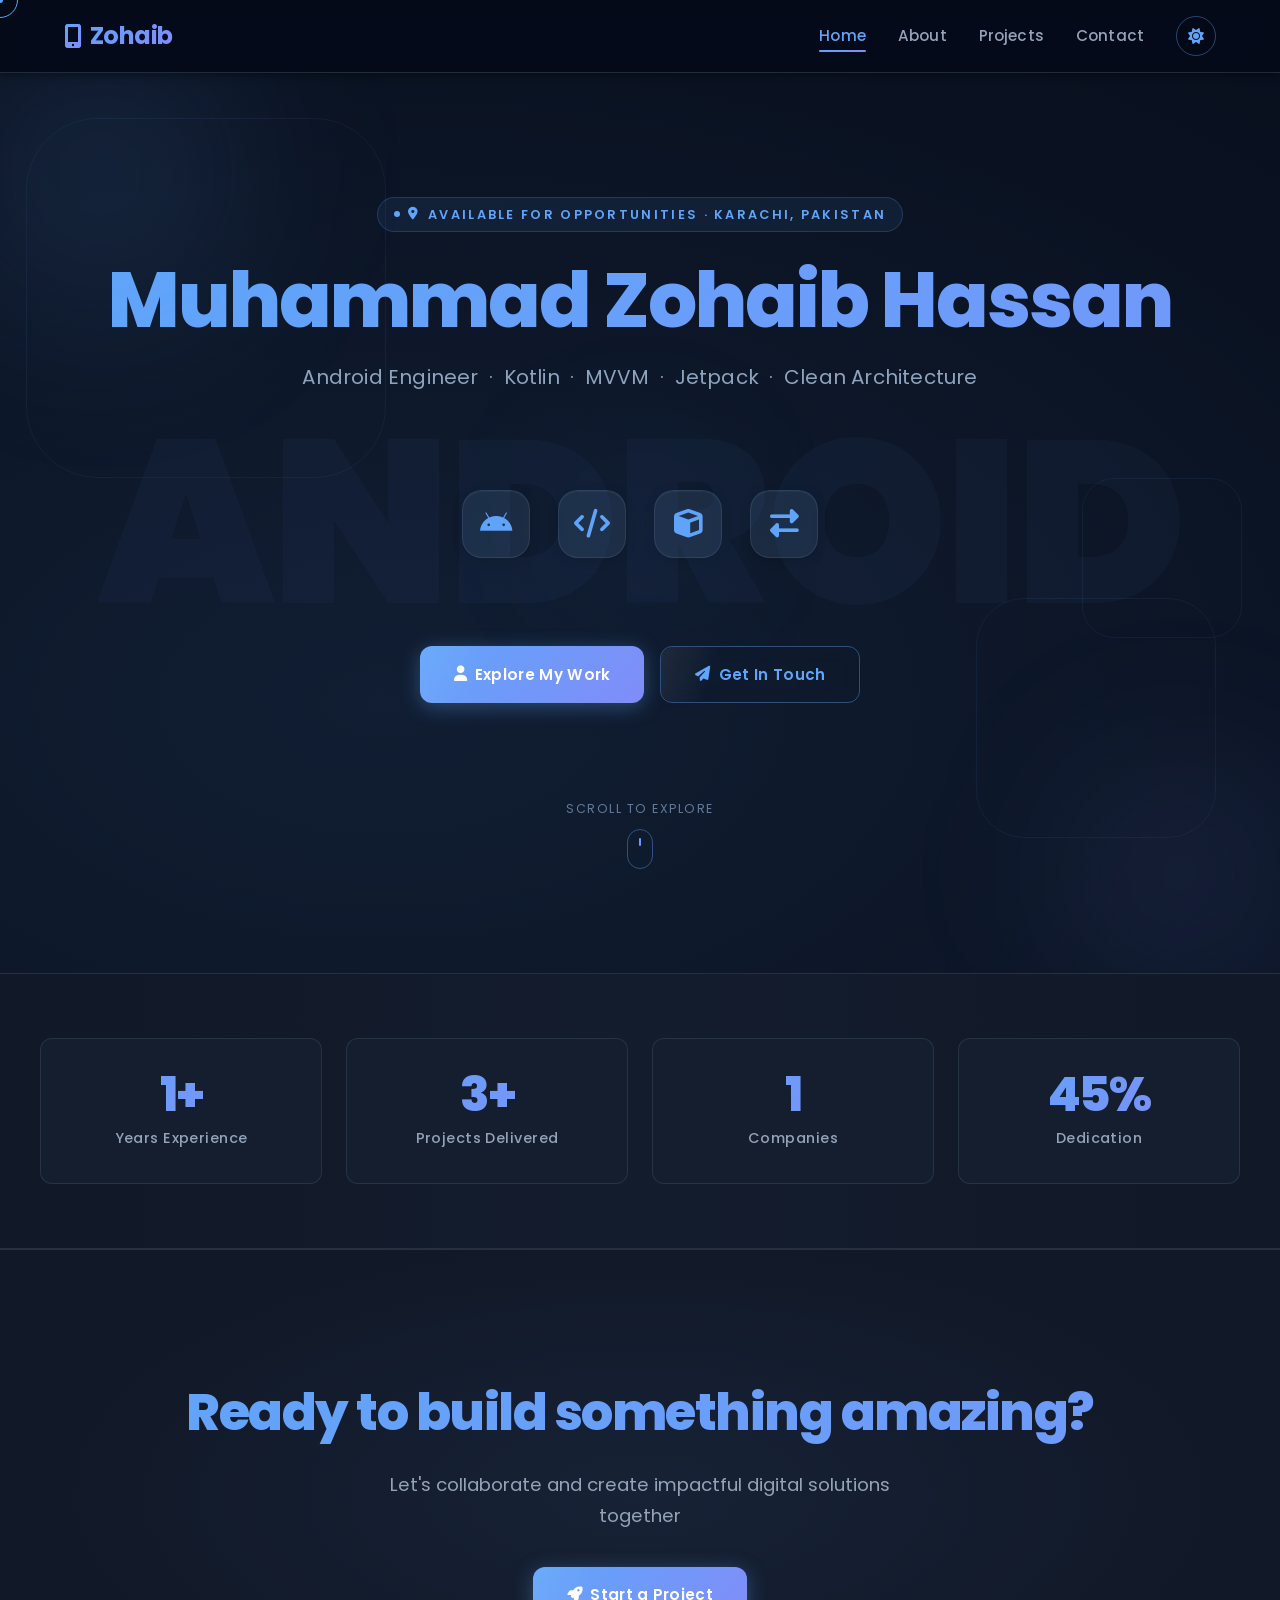
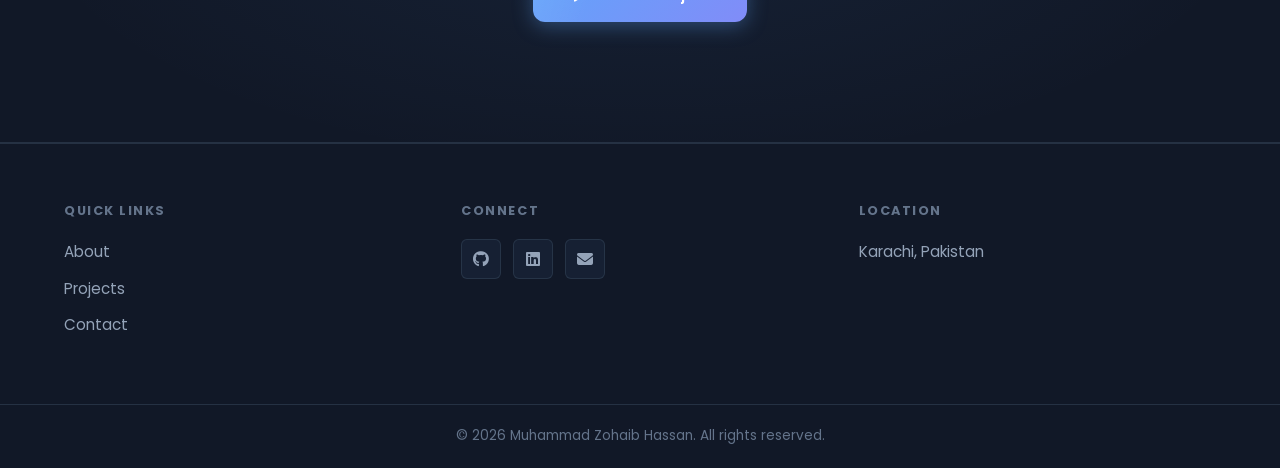
<file: index.html>
<!DOCTYPE html>
<html lang="en" data-theme="dark">
<head>
  <meta charset="UTF-8">
  <meta name="viewport" content="width=device-width, initial-scale=1.0">
  <meta name="description" content="Muhammad Zohaib Hassan — Senior Android Developer | Kotlin | MVVM | NFC | QR Payments | Bank Alfalah">
  <title>Zohaib — Android Engineer</title>
  <link rel="stylesheet" href="https://cdnjs.cloudflare.com/ajax/libs/font-awesome/6.5.0/css/all.min.css">
  <link href="https://fonts.googleapis.com/css2?family=Poppins:wght@300;400;500;600;700;800&display=swap" rel="stylesheet">
  <link rel="stylesheet" href="styles.css">
</head>
<body>

  <!-- Scroll Progress Bar -->
  <div class="scroll-progress"></div>

  <!-- Custom Cursor -->
  <div class="cursor"></div>
  <div class="cursor-dot"></div>

  <!-- Navigation -->
  <nav class="navbar">
    <div class="nav-container">
      <div class="nav-logo">
        <a href="index.html"><i class="fas fa-mobile-alt"></i> Zohaib</a>
      </div>
      <div class="menu-toggle" id="mobile-menu">
        <span></span>
        <span></span>
        <span></span>
      </div>
      <ul class="nav-menu">
        <li><a href="index.html"    class="nav-link active">Home</a></li>
        <li><a href="about.html"    class="nav-link">About</a></li>
        <li><a href="projects.html" class="nav-link">Projects</a></li>
        <li><a href="contact.html"  class="nav-link">Contact</a></li>
        <li><button class="theme-toggle" id="theme-btn"><i class="fas fa-moon"></i></button></li>
      </ul>
    </div>
  </nav>

  <!-- Hero Section -->
  <section class="hero">

    <!-- Glowing orbs -->
    <div class="hero-orb orb-1"></div>
    <div class="hero-orb orb-2"></div>
    <div class="hero-orb orb-3"></div>

    <!-- Background geometric shapes -->
    <div class="hero-background">
      <div class="geometric-shape shape-1"></div>
      <div class="geometric-shape shape-2"></div>
      <div class="geometric-shape shape-3"></div>
    </div>

    <!-- Background watermark -->
    <span class="hero-watermark" aria-hidden="true">ANDROID</span>

    <div class="hero-content">
      <!-- Eyebrow label -->
      <div class="hero-eyebrow">
        <i class="fas fa-map-marker-alt"></i> Available for opportunities · Karachi, Pakistan
      </div>

      <!-- Main title -->
      <!-- <h1 class="hero-title">
        <span class="gradient-text">
          <span class="typing-text">Muhammad Zohaib Hassan</span>
        </span>
      </h1> -->

      <h1 class="hero-title" style="text-align: center; display: flex; justify-content: center; width: 100%;">
        <span class="gradient-text" style="display: inline-block; text-align: center;">
          <span class="typing-text" style="display: inline-block; text-align: center;">Muhammad Zohaib Hassan</span>
        </span>
      </h1>

      <p class="hero-subtitle">
        Android Engineer &nbsp;·&nbsp; Kotlin &nbsp;·&nbsp; MVVM &nbsp;·&nbsp; Jetpack &nbsp;·&nbsp; Clean Architecture
      </p>

      <!-- Floating tech icons -->
      <div class="floating-icons">
        <div class="float-icon" style="animation-delay: 0s" title="Android">
          <i class="fab fa-android"></i>
        </div>
        <div class="float-icon" style="animation-delay: 0.6s" title="Kotlin">
          <i class="fas fa-code"></i>
        </div>
        <div class="float-icon" style="animation-delay: 1.2s" title="Jetpack">
          <i class="fas fa-cube"></i>
        </div>
        <div class="float-icon" style="animation-delay: 1.8s" title="API & Payments">
          <i class="fas fa-exchange-alt"></i>
        </div>
      </div>

      <!-- CTA Buttons -->
      <div class="hero-buttons">
        <a href="about.html"   class="btn btn-primary"><i class="fas fa-user"></i> Explore My Work</a>
        <a href="contact.html" class="btn btn-secondary"><i class="fas fa-paper-plane"></i> Get In Touch</a>
      </div>

      <!-- Scroll indicator -->
      <div class="scroll-indicator">
        <span>Scroll to explore</span>
        <div class="mouse"><div class="wheel"></div></div>
      </div>
    </div>
  </section>

  <!-- Quick Stats -->
  <section class="quick-stats">
    <div class="stats-container">
      <div class="stat-item" data-target="3+">
        <h3>3+</h3>
        <p>Years Experience</p>
      </div>
      <div class="stat-item" data-target="8+">
        <h3>8+</h3>
        <p>Projects Delivered</p>
      </div>
      <div class="stat-item" data-target="4">
        <h3>4</h3>
        <p>Companies</p>
      </div>
      <div class="stat-item" data-target="100%">
        <h3>100%</h3>
        <p>Dedication</p>
      </div>
    </div>
  </section>

  <!-- Call to Action -->
  <section class="cta-section">
    <div class="cta-content">
      <h2>Ready to build something amazing?</h2>
      <p>Let's collaborate and create impactful digital solutions together</p>
      <a href="contact.html" class="btn btn-primary"><i class="fas fa-rocket"></i> Start a Project</a>
    </div>
  </section>

  <!-- Footer -->
  <footer class="footer">
    <div class="footer-content">
      <div class="footer-section">
        <h4>Quick Links</h4>
        <ul>
          <li><a href="about.html">About</a></li>
          <li><a href="projects.html">Projects</a></li>
          <li><a href="contact.html">Contact</a></li>
        </ul>
      </div>
      <div class="footer-section">
        <h4>Connect</h4>
        <div class="social-links">
          <a href="https://github.com/muzohaib3"       target="_blank" aria-label="GitHub"><i class="fab fa-github"></i></a>
          <a href="https://linkedin.com/in/mzohaib01"  target="_blank" aria-label="LinkedIn"><i class="fab fa-linkedin"></i></a>
          <a href="mailto:m.zohaibhassan01@gmail.com"  aria-label="Email"><i class="fas fa-envelope"></i></a>
        </div>
      </div>
      <div class="footer-section">
        <h4>Location</h4>
        <p>Karachi, Pakistan</p>
      </div>
    </div>
    <div class="footer-bottom">
      <p>&copy; 2026 Muhammad Zohaib Hassan. All rights reserved.</p>
    </div>
  </footer>

  <script src="script.js"></script>
</body>
</html>
</file>
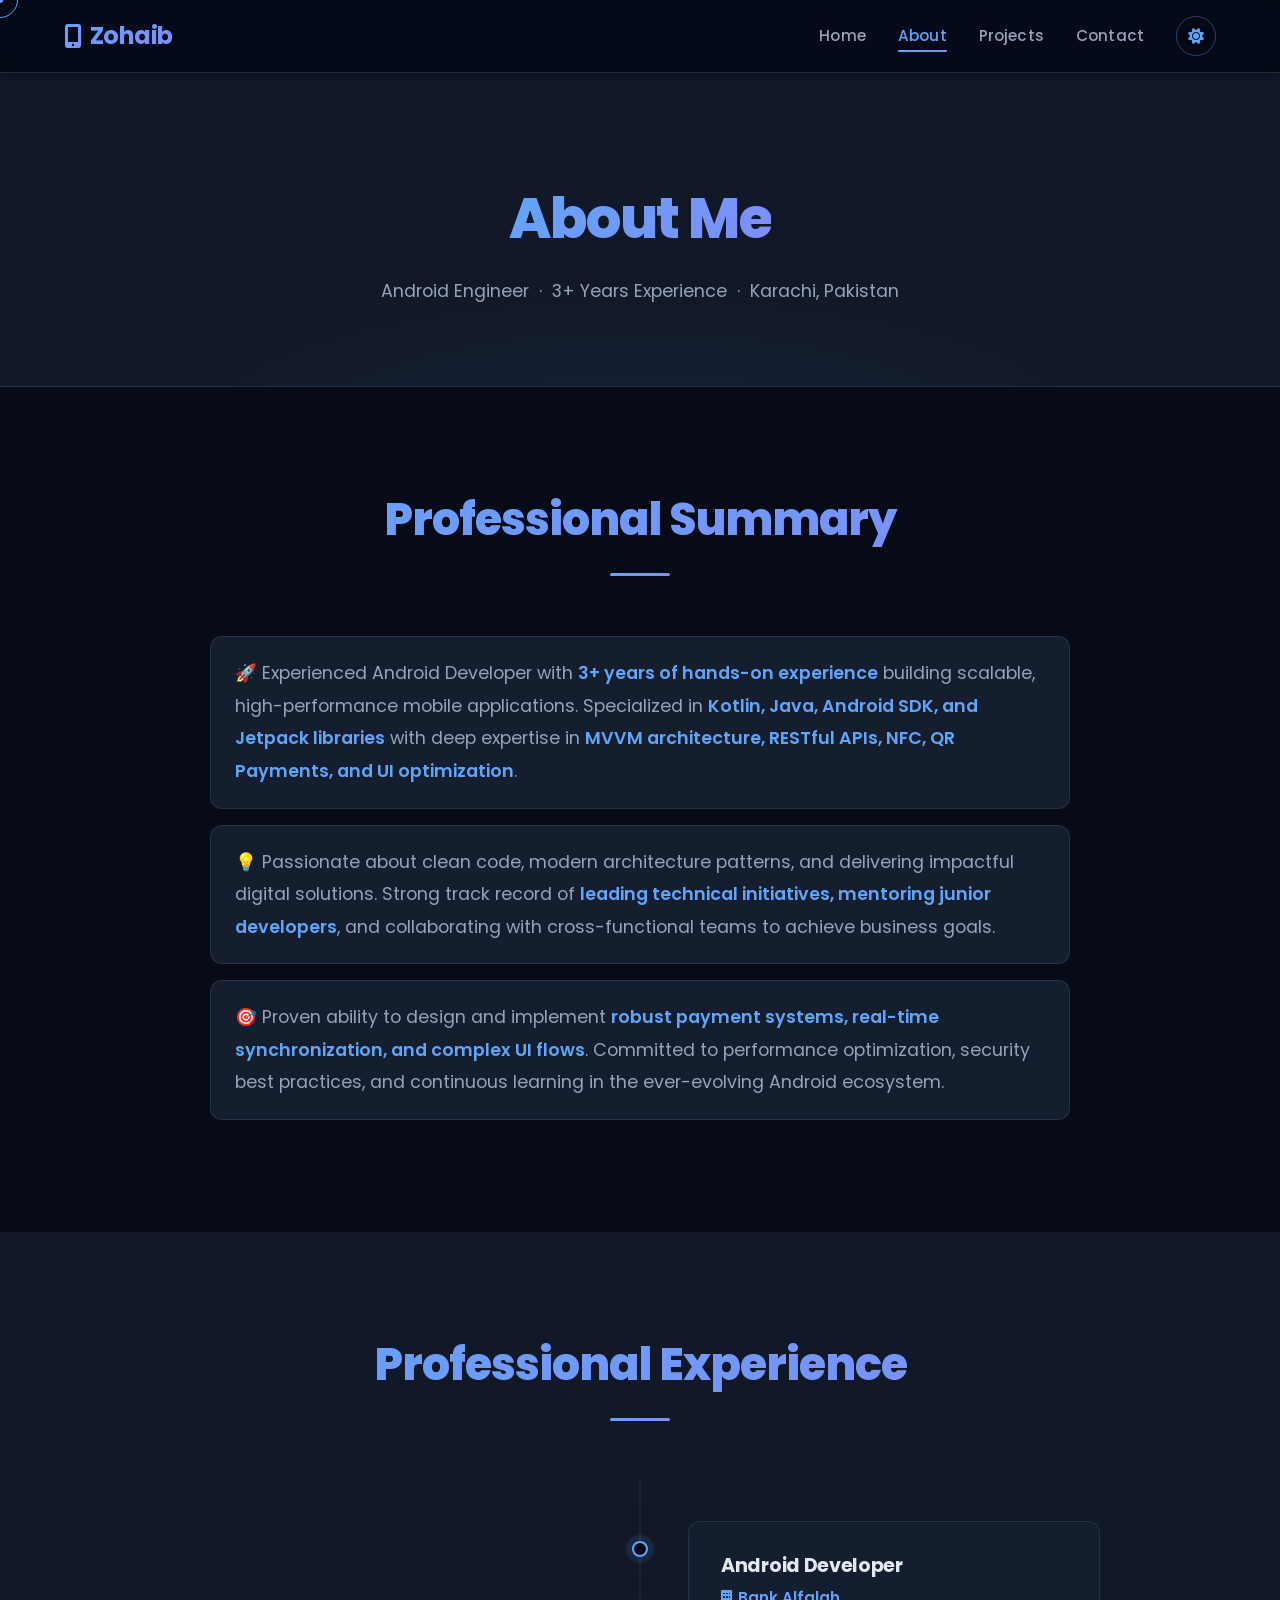
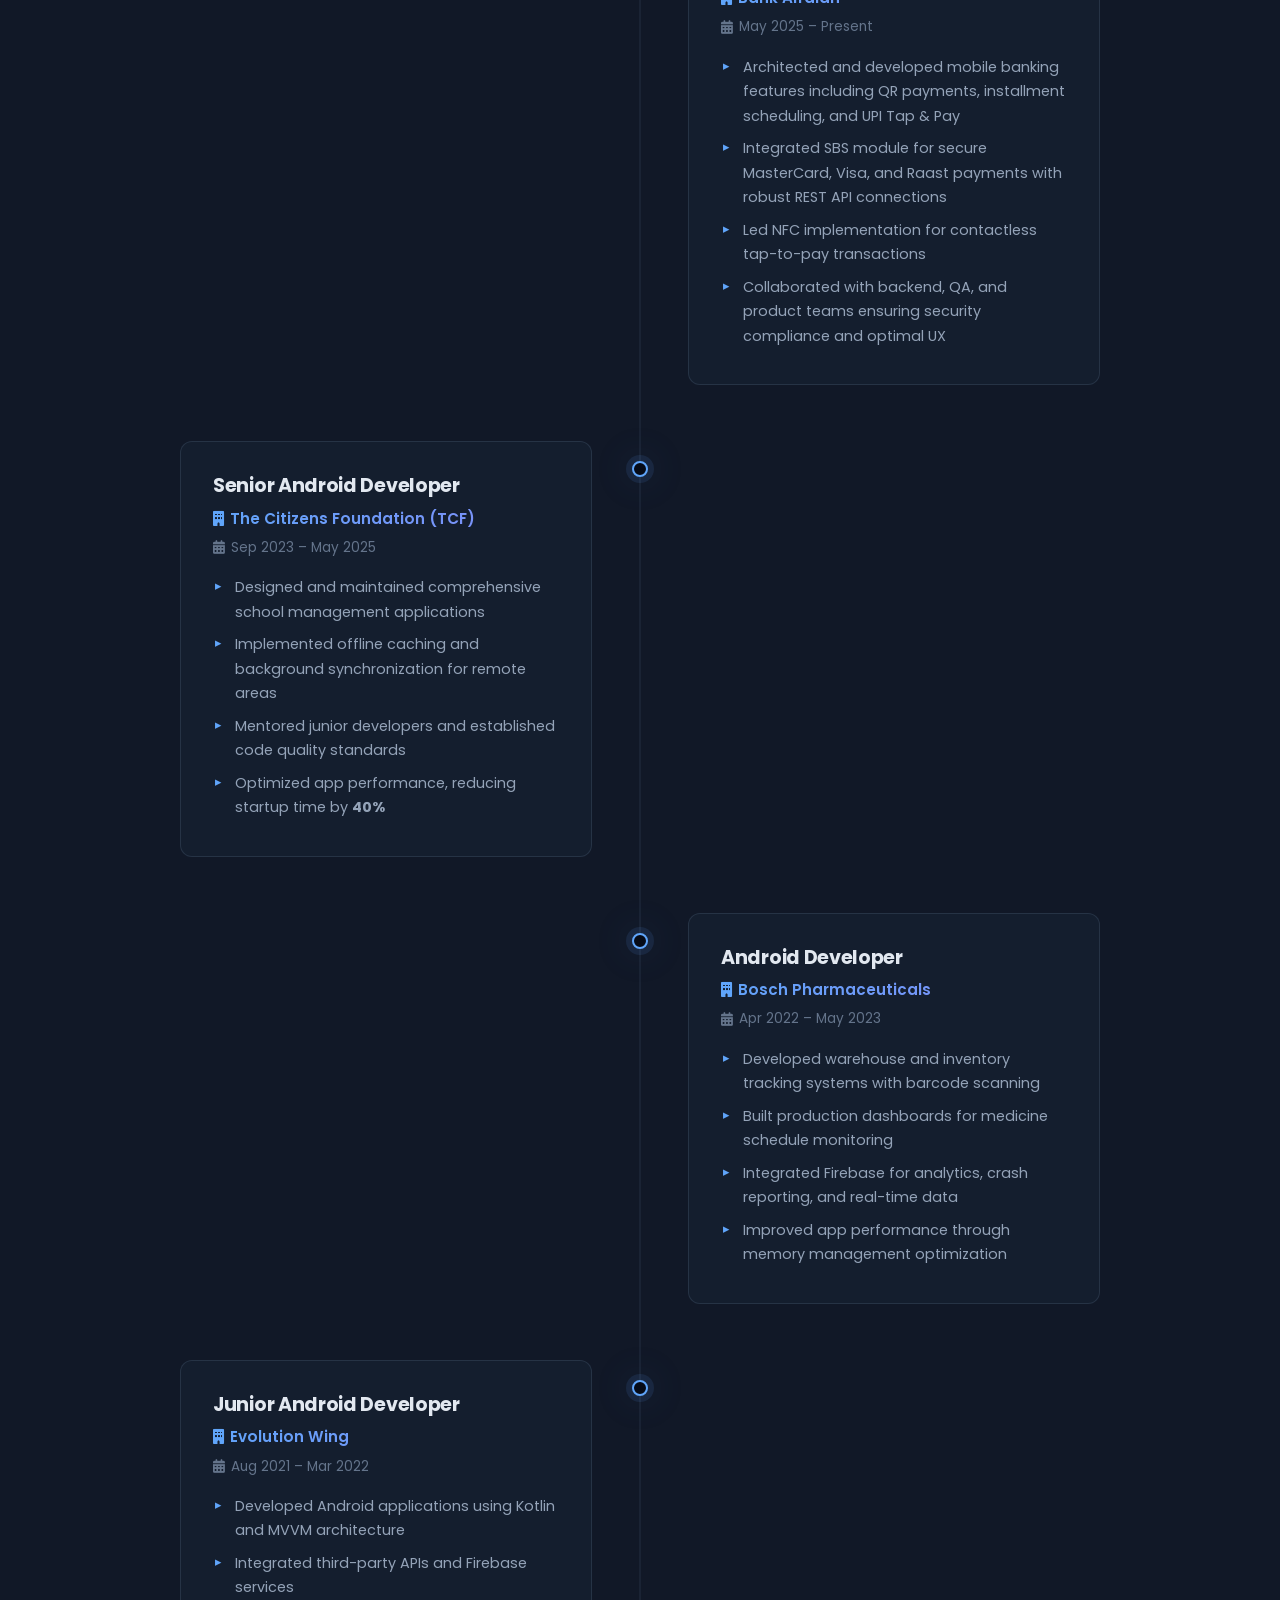
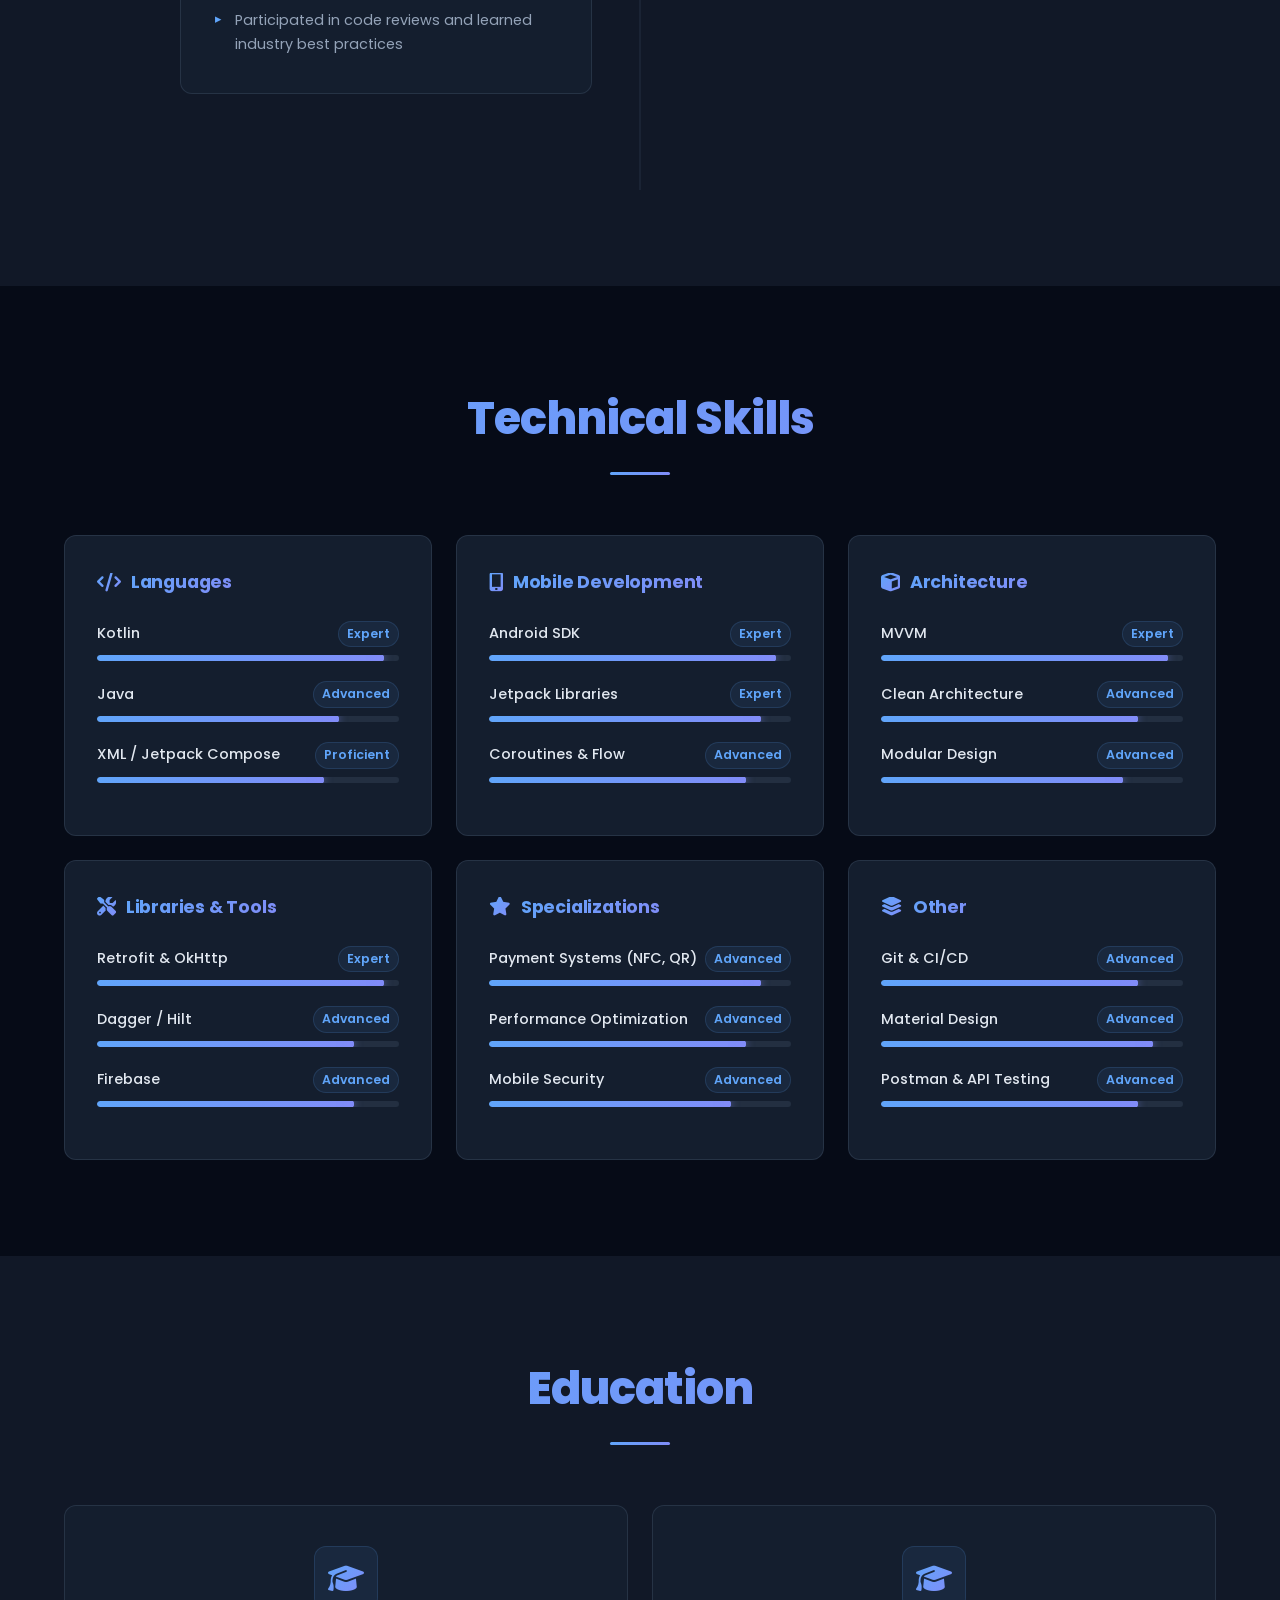
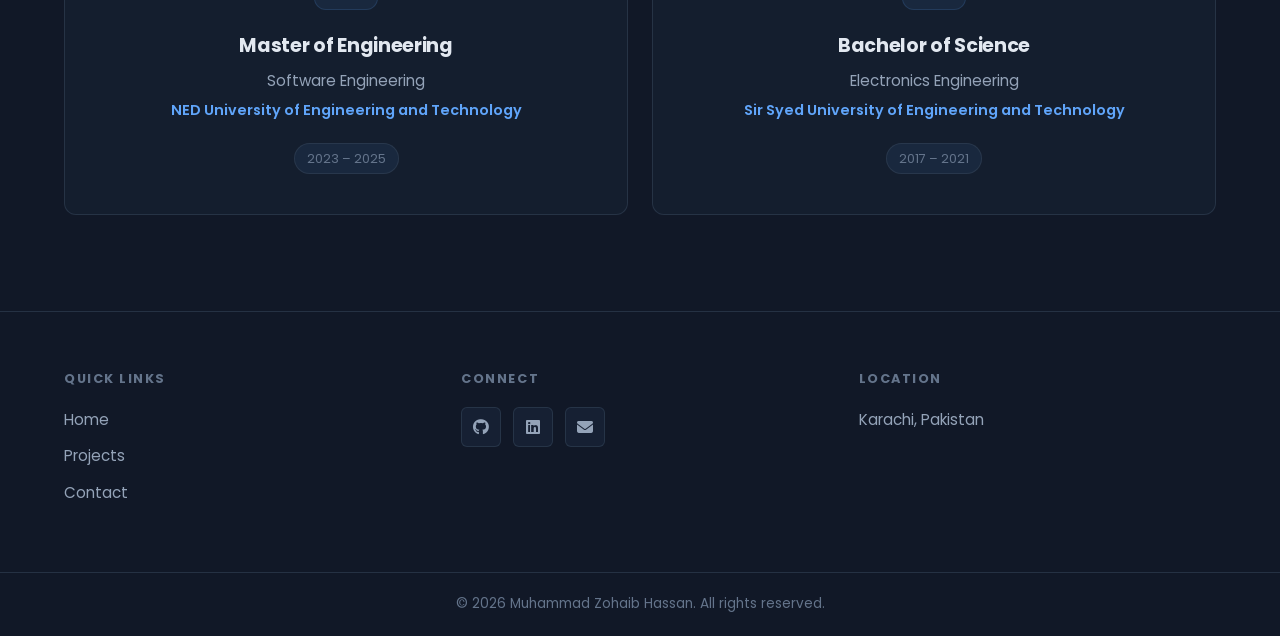
<file: about.html>
<!DOCTYPE html>
<html lang="en" data-theme="dark">
<head>
  <meta charset="UTF-8">
  <meta name="viewport" content="width=device-width, initial-scale=1.0">
  <meta name="description" content="About Muhammad Zohaib Hassan — Senior Android Developer with 3+ years experience at Bank Alfalah, TCF, Bosch">
  <title>About — Zohaib</title>
  <link rel="stylesheet" href="https://cdnjs.cloudflare.com/ajax/libs/font-awesome/6.5.0/css/all.min.css">
  <link href="https://fonts.googleapis.com/css2?family=Poppins:wght@300;400;500;600;700;800&display=swap" rel="stylesheet">
  <link rel="stylesheet" href="styles.css">
</head>
<body>

  <!-- Scroll Progress Bar -->
  <div class="scroll-progress"></div>

  <!-- Custom Cursor -->
  <div class="cursor"></div>
  <div class="cursor-dot"></div>

  <!-- Navigation -->
  <nav class="navbar">
    <div class="nav-container">
      <div class="nav-logo">
        <a href="index.html"><i class="fas fa-mobile-alt"></i> Zohaib</a>
      </div>
      <div class="menu-toggle" id="mobile-menu">
        <span></span>
        <span></span>
        <span></span>
      </div>
      <ul class="nav-menu">
        <li><a href="index.html"    class="nav-link">Home</a></li>
        <li><a href="about.html"    class="nav-link active">About</a></li>
        <li><a href="projects.html" class="nav-link">Projects</a></li>
        <li><a href="contact.html"  class="nav-link">Contact</a></li>
        <li><button class="theme-toggle" id="theme-btn"><i class="fas fa-moon"></i></button></li>
      </ul>
    </div>
  </nav>

  <!-- Page Hero -->
  <section class="page-hero">
    <h1 class="page-title">About Me</h1>
    <p class="page-subtitle">Android Engineer &nbsp;·&nbsp; 3+ Years Experience &nbsp;·&nbsp; Karachi, Pakistan</p>
  </section>

  <!-- Professional Summary -->
  <section class="about-section">
    <div class="container">
      <h2 class="section-title">Professional Summary</h2>
      <div class="summary-content">
        <p>🚀 Experienced Android Developer with <strong>3+ years of hands-on experience</strong> building scalable, high-performance mobile applications. Specialized in <strong>Kotlin, Java, Android SDK, and Jetpack libraries</strong> with deep expertise in <strong>MVVM architecture, RESTful APIs, NFC, QR Payments, and UI optimization</strong>.</p>
        <p>💡 Passionate about clean code, modern architecture patterns, and delivering impactful digital solutions. Strong track record of <strong>leading technical initiatives, mentoring junior developers</strong>, and collaborating with cross-functional teams to achieve business goals.</p>
        <p>🎯 Proven ability to design and implement <strong>robust payment systems, real-time synchronization, and complex UI flows</strong>. Committed to performance optimization, security best practices, and continuous learning in the ever-evolving Android ecosystem.</p>
      </div>
    </div>
  </section>

  <!-- Experience Timeline -->
  <section class="experience-section">
    <div class="container">
      <h2 class="section-title">Professional Experience</h2>

      <div class="timeline">
        <!-- Animated fill line -->
        <div class="timeline-line-fill"></div>

        <div class="timeline-item">
          <div class="timeline-marker"></div>
          <div class="timeline-content">
            <h3>Android Developer</h3>
            <p class="company"><i class="fas fa-building"></i> Bank Alfalah</p>
            <p class="date"><i class="fas fa-calendar-alt"></i> May 2025 – Present</p>
            <ul>
              <li>Architected and developed mobile banking features including QR payments, installment scheduling, and UPI Tap &amp; Pay</li>
              <li>Integrated SBS module for secure MasterCard, Visa, and Raast payments with robust REST API connections</li>
              <li>Led NFC implementation for contactless tap-to-pay transactions</li>
              <li>Collaborated with backend, QA, and product teams ensuring security compliance and optimal UX</li>
            </ul>
          </div>
        </div>

        <div class="timeline-item">
          <div class="timeline-marker"></div>
          <div class="timeline-content">
            <h3>Senior Android Developer</h3>
            <p class="company"><i class="fas fa-building"></i> The Citizens Foundation (TCF)</p>
            <p class="date"><i class="fas fa-calendar-alt"></i> Sep 2023 – May 2025</p>
            <ul>
              <li>Designed and maintained comprehensive school management applications</li>
              <li>Implemented offline caching and background synchronization for remote areas</li>
              <li>Mentored junior developers and established code quality standards</li>
              <li>Optimized app performance, reducing startup time by <strong>40%</strong></li>
            </ul>
          </div>
        </div>

        <div class="timeline-item">
          <div class="timeline-marker"></div>
          <div class="timeline-content">
            <h3>Android Developer</h3>
            <p class="company"><i class="fas fa-building"></i> Bosch Pharmaceuticals</p>
            <p class="date"><i class="fas fa-calendar-alt"></i> Apr 2022 – May 2023</p>
            <ul>
              <li>Developed warehouse and inventory tracking systems with barcode scanning</li>
              <li>Built production dashboards for medicine schedule monitoring</li>
              <li>Integrated Firebase for analytics, crash reporting, and real-time data</li>
              <li>Improved app performance through memory management optimization</li>
            </ul>
          </div>
        </div>

        <div class="timeline-item">
          <div class="timeline-marker"></div>
          <div class="timeline-content">
            <h3>Junior Android Developer</h3>
            <p class="company"><i class="fas fa-building"></i> Evolution Wing</p>
            <p class="date"><i class="fas fa-calendar-alt"></i> Aug 2021 – Mar 2022</p>
            <ul>
              <li>Developed Android applications using Kotlin and MVVM architecture</li>
              <li>Integrated third-party APIs and Firebase services</li>
              <li>Participated in code reviews and learned industry best practices</li>
            </ul>
          </div>
        </div>
      </div>
    </div>
  </section>

  <!-- Skills Section -->
  <section class="skills-section">
    <div class="container">
      <h2 class="section-title">Technical Skills</h2>

      <div class="skills-grid">

        <!-- Languages -->
        <div class="skill-card">
          <h3><i class="fas fa-code"></i> <span>Languages</span></h3>
          <div class="skill-item">
            <div class="skill-name">
              <span>Kotlin</span>
              <span class="level">Expert</span>
            </div>
            <div class="skill-bar"><div class="skill-fill" style="width:95%"></div></div>
          </div>
          <div class="skill-item">
            <div class="skill-name">
              <span>Java</span>
              <span class="level">Advanced</span>
            </div>
            <div class="skill-bar"><div class="skill-fill" style="width:80%"></div></div>
          </div>
          <div class="skill-item">
            <div class="skill-name">
              <span>XML / Jetpack Compose</span>
              <span class="level">Proficient</span>
            </div>
            <div class="skill-bar"><div class="skill-fill" style="width:75%"></div></div>
          </div>
        </div>

        <!-- Mobile Development -->
        <div class="skill-card">
          <h3><i class="fas fa-mobile-alt"></i> <span>Mobile Development</span></h3>
          <div class="skill-item">
            <div class="skill-name">
              <span>Android SDK</span>
              <span class="level">Expert</span>
            </div>
            <div class="skill-bar"><div class="skill-fill" style="width:95%"></div></div>
          </div>
          <div class="skill-item">
            <div class="skill-name">
              <span>Jetpack Libraries</span>
              <span class="level">Expert</span>
            </div>
            <div class="skill-bar"><div class="skill-fill" style="width:90%"></div></div>
          </div>
          <div class="skill-item">
            <div class="skill-name">
              <span>Coroutines &amp; Flow</span>
              <span class="level">Advanced</span>
            </div>
            <div class="skill-bar"><div class="skill-fill" style="width:85%"></div></div>
          </div>
        </div>

        <!-- Architecture -->
        <div class="skill-card">
          <h3><i class="fas fa-cube"></i> <span>Architecture</span></h3>
          <div class="skill-item">
            <div class="skill-name">
              <span>MVVM</span>
              <span class="level">Expert</span>
            </div>
            <div class="skill-bar"><div class="skill-fill" style="width:95%"></div></div>
          </div>
          <div class="skill-item">
            <div class="skill-name">
              <span>Clean Architecture</span>
              <span class="level">Advanced</span>
            </div>
            <div class="skill-bar"><div class="skill-fill" style="width:85%"></div></div>
          </div>
          <div class="skill-item">
            <div class="skill-name">
              <span>Modular Design</span>
              <span class="level">Advanced</span>
            </div>
            <div class="skill-bar"><div class="skill-fill" style="width:80%"></div></div>
          </div>
        </div>

        <!-- Libraries & Tools -->
        <div class="skill-card">
          <h3><i class="fas fa-tools"></i> <span>Libraries &amp; Tools</span></h3>
          <div class="skill-item">
            <div class="skill-name">
              <span>Retrofit &amp; OkHttp</span>
              <span class="level">Expert</span>
            </div>
            <div class="skill-bar"><div class="skill-fill" style="width:95%"></div></div>
          </div>
          <div class="skill-item">
            <div class="skill-name">
              <span>Dagger / Hilt</span>
              <span class="level">Advanced</span>
            </div>
            <div class="skill-bar"><div class="skill-fill" style="width:85%"></div></div>
          </div>
          <div class="skill-item">
            <div class="skill-name">
              <span>Firebase</span>
              <span class="level">Advanced</span>
            </div>
            <div class="skill-bar"><div class="skill-fill" style="width:85%"></div></div>
          </div>
        </div>

        <!-- Specializations -->
        <div class="skill-card">
          <h3><i class="fas fa-star"></i> <span>Specializations</span></h3>
          <div class="skill-item">
            <div class="skill-name">
              <span>Payment Systems (NFC, QR)</span>
              <span class="level">Advanced</span>
            </div>
            <div class="skill-bar"><div class="skill-fill" style="width:90%"></div></div>
          </div>
          <div class="skill-item">
            <div class="skill-name">
              <span>Performance Optimization</span>
              <span class="level">Advanced</span>
            </div>
            <div class="skill-bar"><div class="skill-fill" style="width:85%"></div></div>
          </div>
          <div class="skill-item">
            <div class="skill-name">
              <span>Mobile Security</span>
              <span class="level">Advanced</span>
            </div>
            <div class="skill-bar"><div class="skill-fill" style="width:80%"></div></div>
          </div>
        </div>

        <!-- Other -->
        <div class="skill-card">
          <h3><i class="fas fa-layer-group"></i> <span>Other</span></h3>
          <div class="skill-item">
            <div class="skill-name">
              <span>Git &amp; CI/CD</span>
              <span class="level">Advanced</span>
            </div>
            <div class="skill-bar"><div class="skill-fill" style="width:85%"></div></div>
          </div>
          <div class="skill-item">
            <div class="skill-name">
              <span>Material Design</span>
              <span class="level">Advanced</span>
            </div>
            <div class="skill-bar"><div class="skill-fill" style="width:90%"></div></div>
          </div>
          <div class="skill-item">
            <div class="skill-name">
              <span>Postman &amp; API Testing</span>
              <span class="level">Advanced</span>
            </div>
            <div class="skill-bar"><div class="skill-fill" style="width:85%"></div></div>
          </div>
        </div>

      </div>
    </div>
  </section>

  <!-- Education -->
  <section class="education-section">
    <div class="container">
      <h2 class="section-title">Education</h2>

      <div class="education-grid">
        <div class="education-card">
          <div class="edu-icon"><i class="fas fa-graduation-cap"></i></div>
          <h3>Master of Engineering</h3>
          <p>Software Engineering</p>
          <p class="institution">NED University of Engineering and Technology</p>
          <span class="year">2023 – 2025</span>
        </div>

        <div class="education-card">
          <div class="edu-icon"><i class="fas fa-graduation-cap"></i></div>
          <h3>Bachelor of Science</h3>
          <p>Electronics Engineering</p>
          <p class="institution">Sir Syed University of Engineering and Technology</p>
          <span class="year">2017 – 2021</span>
        </div>
      </div>
    </div>
  </section>

  <!-- Footer -->
  <footer class="footer">
    <div class="footer-content">
      <div class="footer-section">
        <h4>Quick Links</h4>
        <ul>
          <li><a href="index.html">Home</a></li>
          <li><a href="projects.html">Projects</a></li>
          <li><a href="contact.html">Contact</a></li>
        </ul>
      </div>
      <div class="footer-section">
        <h4>Connect</h4>
        <div class="social-links">
          <a href="https://github.com/muzohaib3"      target="_blank" aria-label="GitHub"><i class="fab fa-github"></i></a>
          <a href="https://linkedin.com/in/mzohaib01" target="_blank" aria-label="LinkedIn"><i class="fab fa-linkedin"></i></a>
          <a href="mailto:m.zohaibhassan01@gmail.com" aria-label="Email"><i class="fas fa-envelope"></i></a>
        </div>
      </div>
      <div class="footer-section">
        <h4>Location</h4>
        <p>Karachi, Pakistan</p>
      </div>
    </div>
    <div class="footer-bottom">
      <p>&copy; 2026 Muhammad Zohaib Hassan. All rights reserved.</p>
    </div>
  </footer>

  <script src="script.js"></script>
</body>
</html>
</file>
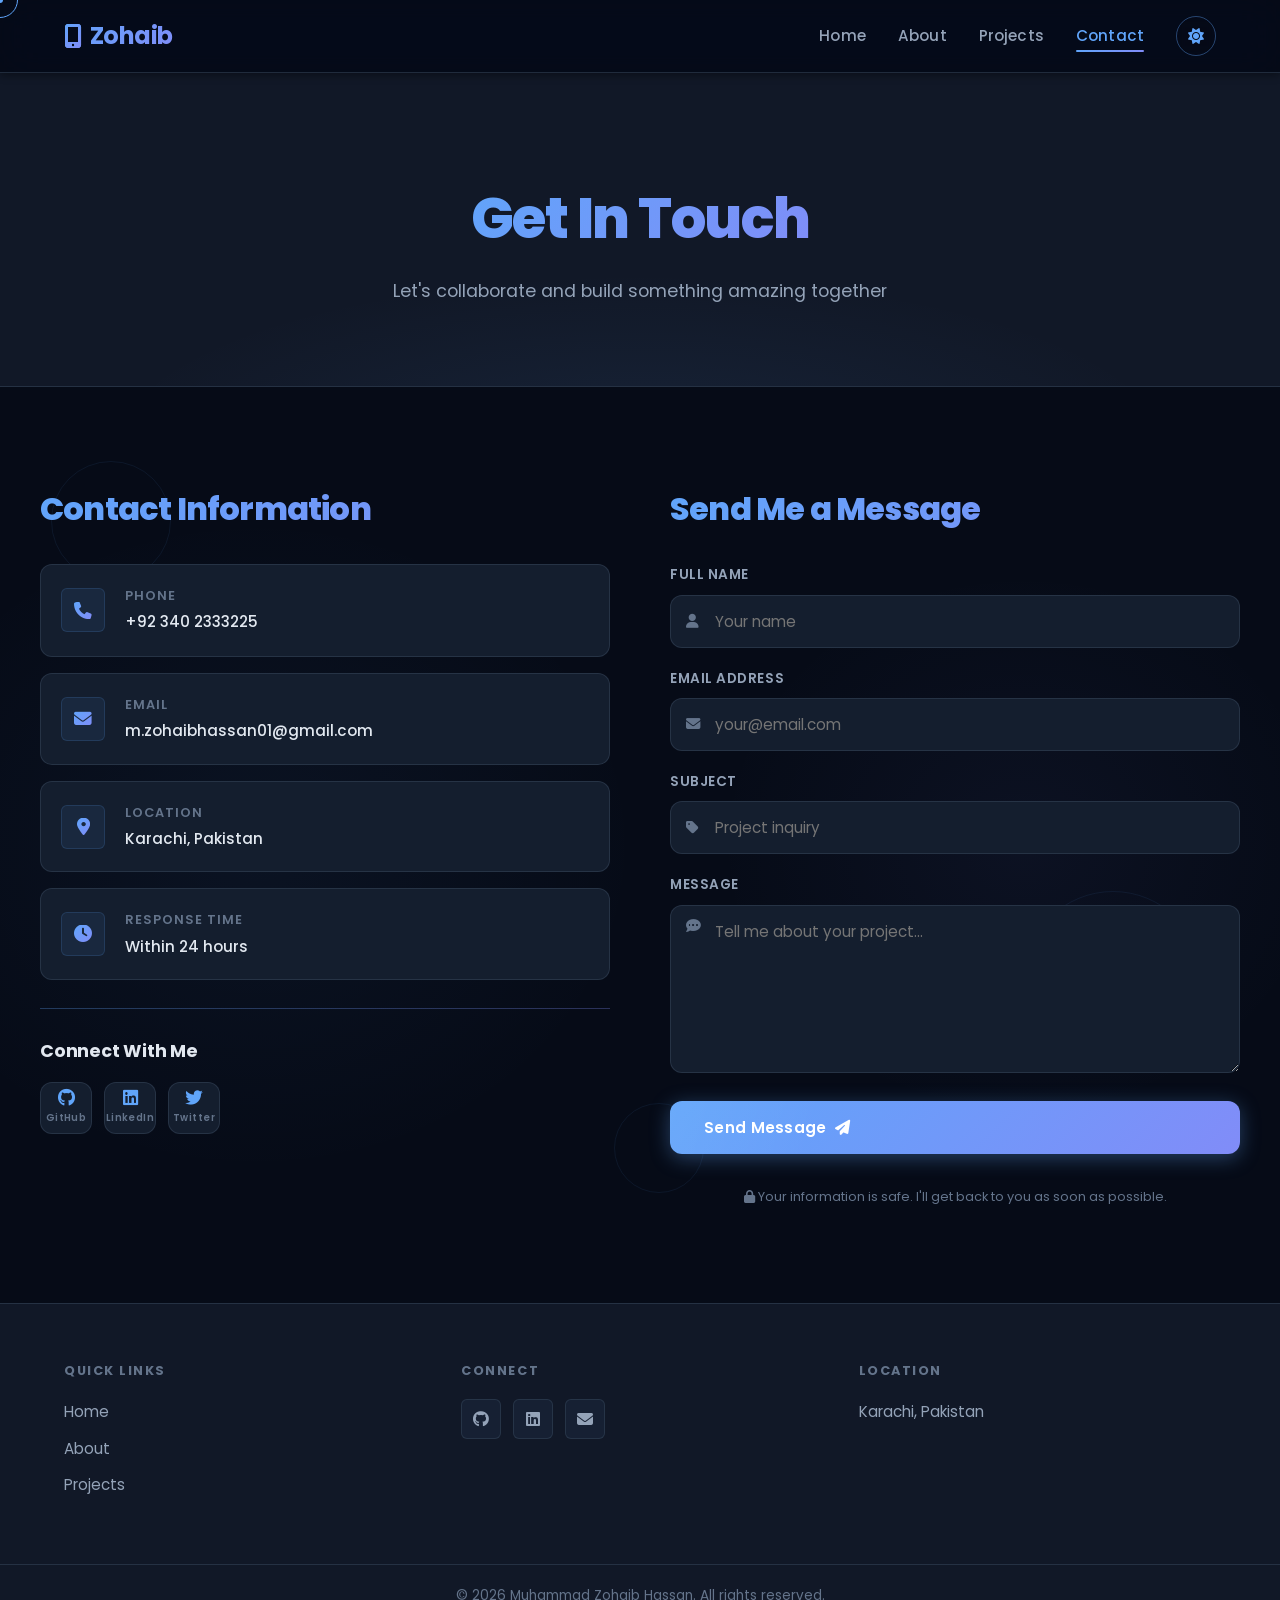
<file: contact.html>
<!DOCTYPE html>
<html lang="en" data-theme="dark">
<head>
  <meta charset="UTF-8">
  <meta name="viewport" content="width=device-width, initial-scale=1.0">
  <meta name="description" content="Contact Muhammad Zohaib Hassan — Android Developer available for new opportunities">
  <title>Contact — Zohaib</title>
  <link rel="stylesheet" href="https://cdnjs.cloudflare.com/ajax/libs/font-awesome/6.5.0/css/all.min.css">
  <link href="https://fonts.googleapis.com/css2?family=Poppins:wght@300;400;500;600;700;800&display=swap" rel="stylesheet">
  <link rel="stylesheet" href="styles.css">
</head>
<body>

  <!-- Scroll Progress Bar -->
  <div class="scroll-progress"></div>

  <!-- Custom Cursor -->
  <div class="cursor"></div>
  <div class="cursor-dot"></div>

  <!-- Navigation -->
  <nav class="navbar">
    <div class="nav-container">
      <div class="nav-logo">
        <a href="index.html"><i class="fas fa-mobile-alt"></i> Zohaib</a>
      </div>
      <div class="menu-toggle" id="mobile-menu">
        <span></span>
        <span></span>
        <span></span>
      </div>
      <ul class="nav-menu">
        <li><a href="index.html"    class="nav-link">Home</a></li>
        <li><a href="about.html"    class="nav-link">About</a></li>
        <li><a href="projects.html" class="nav-link">Projects</a></li>
        <li><a href="contact.html"  class="nav-link active">Contact</a></li>
        <li><button class="theme-toggle" id="theme-btn"><i class="fas fa-moon"></i></button></li>
      </ul>
    </div>
  </nav>

  <!-- Page Hero -->
  <section class="page-hero">
    <h1 class="page-title">Get In Touch</h1>
    <p class="page-subtitle">Let's collaborate and build something amazing together</p>
  </section>

  <!-- Contact Section -->
  <section class="contact-section">

    <!-- Animated background dots -->
    <div class="contact-background">
      <div class="floating-dot" style="width:120px; height:120px; top:8%; left:4%;"></div>
      <div class="floating-dot" style="width:180px; height:180px; top:55%; right:6%; animation-delay:0.6s;"></div>
      <div class="floating-dot" style="width:90px;  height:90px;  bottom:12%; left:48%; animation-delay:1.2s;"></div>
    </div>

    <div class="contact-container">

      <!-- Contact Info -->
      <div class="contact-info">
        <h2>Contact Information</h2>

        <div class="info-item">
          <div class="info-icon"><i class="fas fa-phone"></i></div>
          <div>
            <h4>Phone</h4>
            <a href="tel:+923402333225">+92 340 2333225</a>
          </div>
        </div>

        <div class="info-item">
          <div class="info-icon"><i class="fas fa-envelope"></i></div>
          <div>
            <h4>Email</h4>
            <a href="mailto:m.zohaibhassan01@gmail.com">m.zohaibhassan01@gmail.com</a>
          </div>
        </div>

        <div class="info-item">
          <div class="info-icon"><i class="fas fa-map-marker-alt"></i></div>
          <div>
            <h4>Location</h4>
            <p>Karachi, Pakistan</p>
          </div>
        </div>

        <div class="info-item">
          <div class="info-icon"><i class="fas fa-clock"></i></div>
          <div>
            <h4>Response Time</h4>
            <p>Within 24 hours</p>
          </div>
        </div>

        <div class="contact-divider"></div>

        <h3>Connect With Me</h3>
        <div class="social-icons">
          <a href="https://github.com/muzohaib3"      target="_blank" class="social-icon" aria-label="GitHub">
            <i class="fab fa-github"></i>
            <span>GitHub</span>
          </a>
          <a href="https://linkedin.com/in/mzohaib01" target="_blank" class="social-icon" aria-label="LinkedIn">
            <i class="fab fa-linkedin"></i>
            <span>LinkedIn</span>
          </a>
          <a href="https://twitter.com"               target="_blank" class="social-icon" aria-label="Twitter">
            <i class="fab fa-twitter"></i>
            <span>Twitter</span>
          </a>
        </div>
      </div>

      <!-- Contact Form -->
      <div class="contact-form-wrapper">
        <h2>Send Me a Message</h2>
        <form class="contact-form" id="contact-form" novalidate>

          <div class="form-group">
            <label for="name">Full Name</label>
            <div class="input-wrapper">
              <i class="fas fa-user"></i>
              <input type="text" id="name" name="name" placeholder="Your name" required autocomplete="name">
            </div>
            <span class="error-message" id="name-error" role="alert"></span>
          </div>

          <div class="form-group">
            <label for="email">Email Address</label>
            <div class="input-wrapper">
              <i class="fas fa-envelope"></i>
              <input type="email" id="email" name="email" placeholder="your@email.com" required autocomplete="email">
            </div>
            <span class="error-message" id="email-error" role="alert"></span>
          </div>

          <div class="form-group">
            <label for="subject">Subject</label>
            <div class="input-wrapper">
              <i class="fas fa-tag"></i>
              <input type="text" id="subject" name="subject" placeholder="Project inquiry" required>
            </div>
            <span class="error-message" id="subject-error" role="alert"></span>
          </div>

          <div class="form-group">
            <label for="message">Message</label>
            <div class="input-wrapper textarea-wrapper">
              <i class="fas fa-comment-dots"></i>
              <textarea id="message" name="message" placeholder="Tell me about your project..." rows="6" required></textarea>
            </div>
            <span class="error-message" id="message-error" role="alert"></span>
          </div>

          <button type="submit" class="btn btn-primary submit-btn">
            <span class="btn-text">Send Message</span>
            <i class="fas fa-paper-plane"></i>
          </button>

          <p class="privacy-note"><i class="fas fa-lock"></i> Your information is safe. I'll get back to you as soon as possible.</p>
        </form>
      </div>

    </div>
  </section>

  <!-- Success Modal -->
  <div class="modal" id="success-modal" role="dialog" aria-modal="true" aria-labelledby="modal-title">
    <div class="modal-content success-modal">
      <div class="modal-icon">
        <i class="fas fa-check-circle"></i>
      </div>
      <h2 id="modal-title">Message Sent!</h2>
      <p>Thank you for reaching out. I'll review your message and get back to you within 24 hours.</p>
      <button class="btn btn-primary" onclick="closeModal()">Close</button>
    </div>
  </div>

  <!-- Footer -->
  <footer class="footer">
    <div class="footer-content">
      <div class="footer-section">
        <h4>Quick Links</h4>
        <ul>
          <li><a href="index.html">Home</a></li>
          <li><a href="about.html">About</a></li>
          <li><a href="projects.html">Projects</a></li>
        </ul>
      </div>
      <div class="footer-section">
        <h4>Connect</h4>
        <div class="social-links">
          <a href="https://github.com/muzohaib3"      target="_blank" aria-label="GitHub"><i class="fab fa-github"></i></a>
          <a href="https://linkedin.com/in/mzohaib01" target="_blank" aria-label="LinkedIn"><i class="fab fa-linkedin"></i></a>
          <a href="mailto:m.zohaibhassan01@gmail.com" aria-label="Email"><i class="fas fa-envelope"></i></a>
        </div>
      </div>
      <div class="footer-section">
        <h4>Location</h4>
        <p>Karachi, Pakistan</p>
      </div>
    </div>
    <div class="footer-bottom">
      <p>&copy; 2026 Muhammad Zohaib Hassan. All rights reserved.</p>
    </div>
  </footer>

  <script src="script.js"></script>
</body>
</html>
</file>
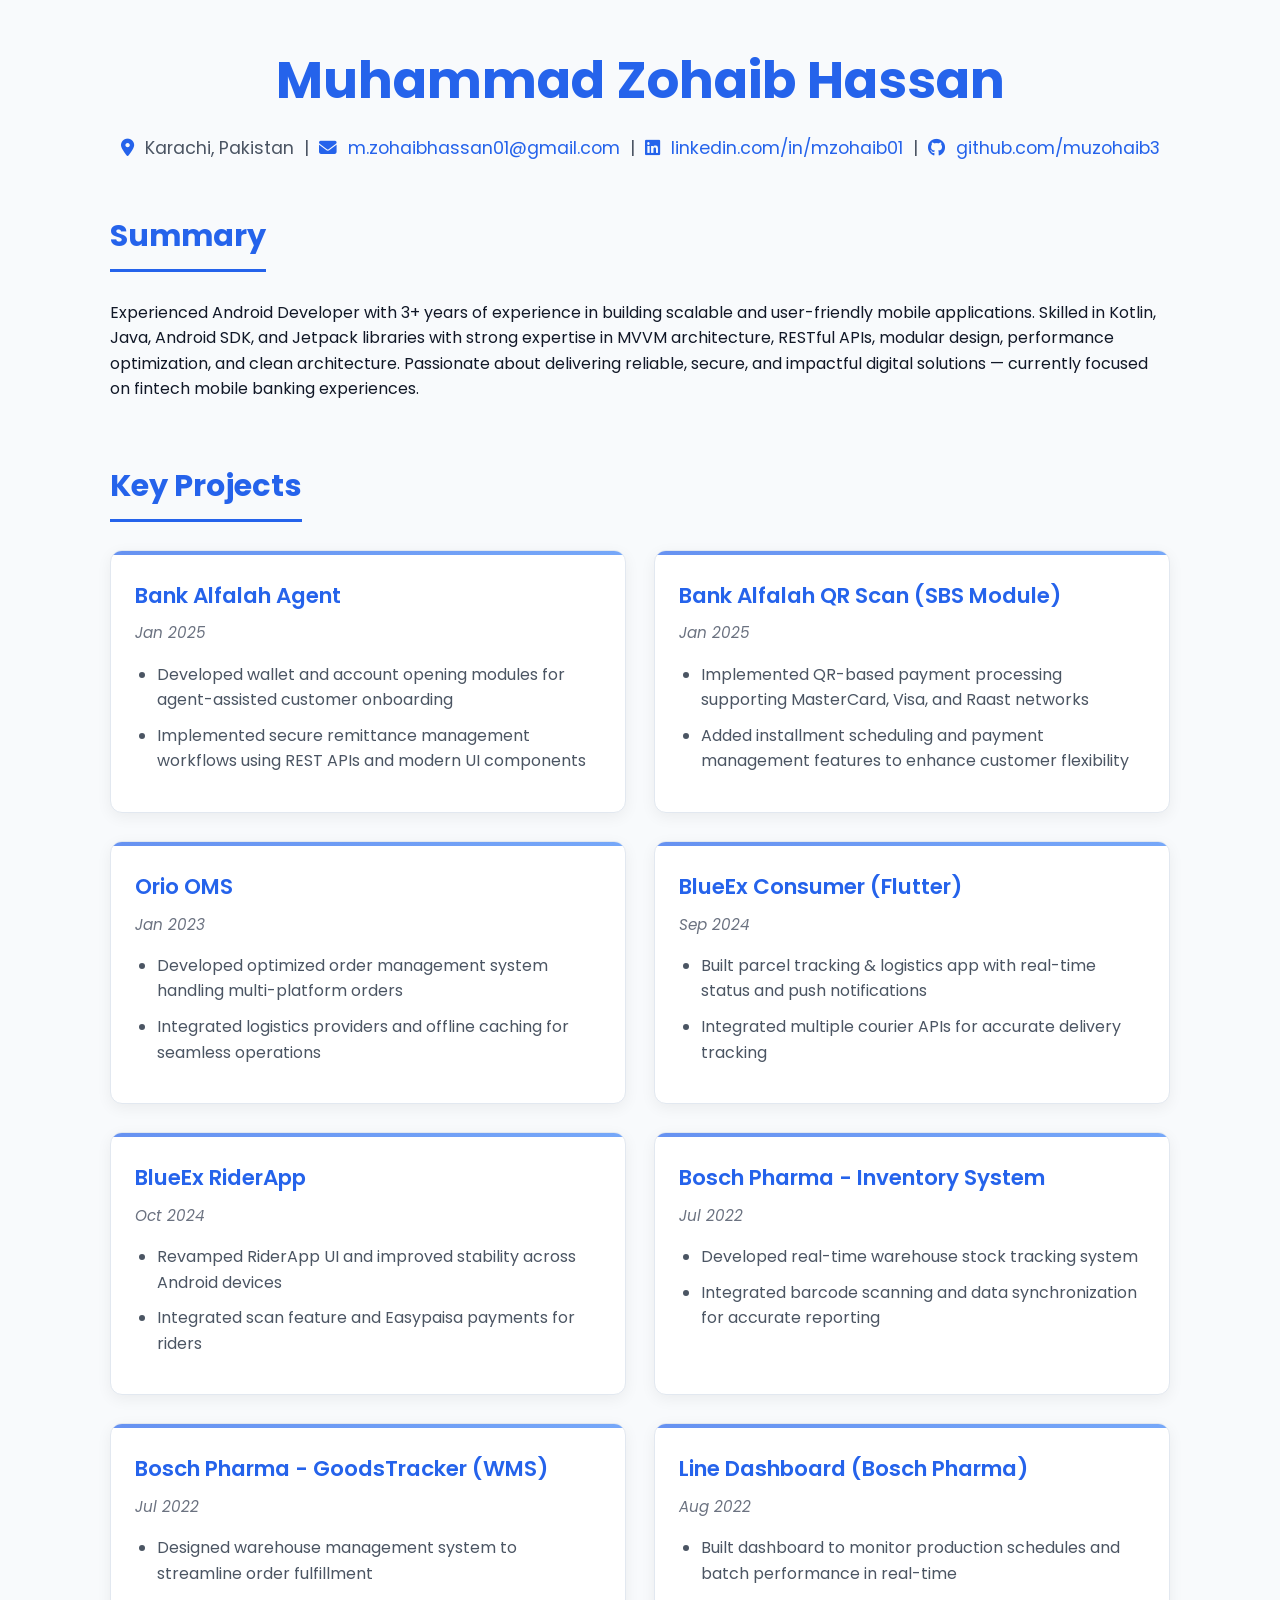
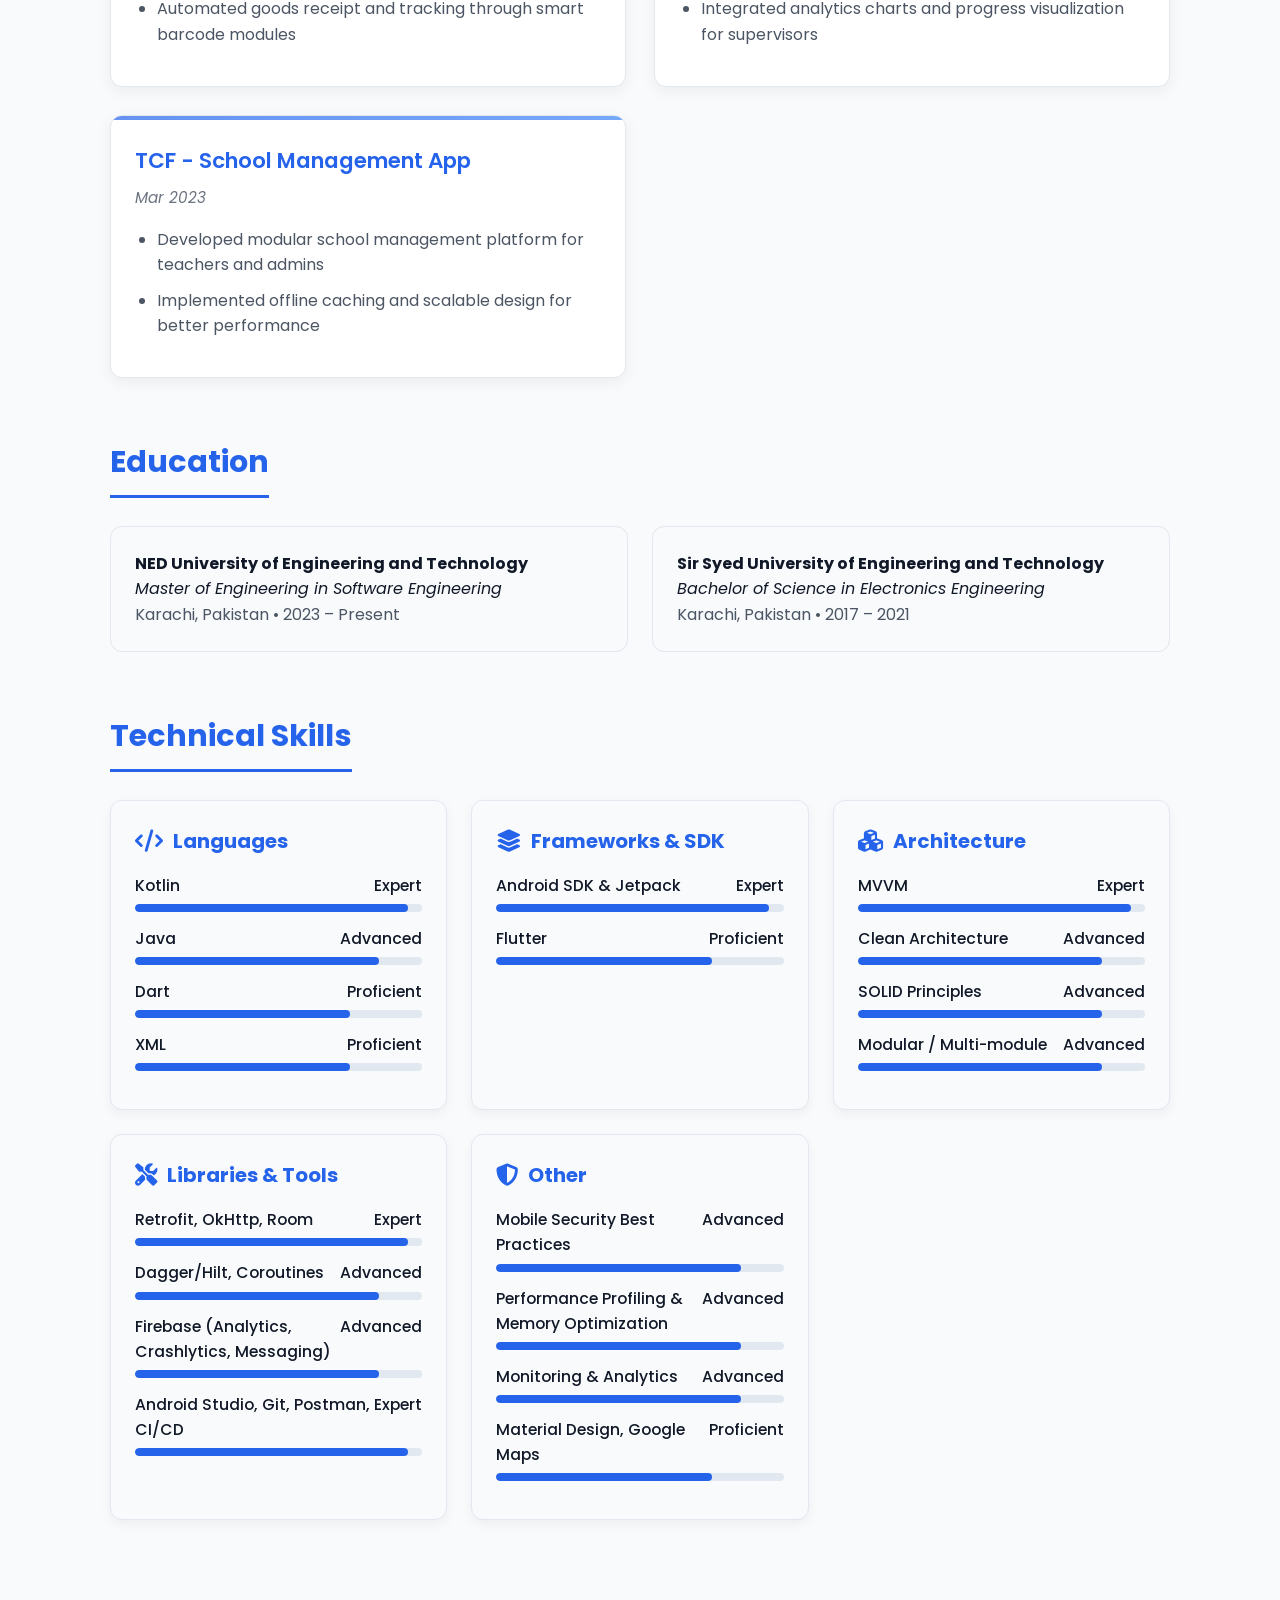
<file: portfolio.html>
<!DOCTYPE html>
<html lang="en">
<head>
  <meta charset="UTF-8" />
  <meta name="viewport" content="width=device-width, initial-scale=1.0"/>
  <title>Muhammad Zohaib Hassan - Android Engineer</title>
  <link rel="stylesheet" href="https://cdnjs.cloudflare.com/ajax/libs/font-awesome/6.5.0/css/all.min.css"/>
  <link href="https://fonts.googleapis.com/css2?family=Poppins:wght@300;400;500;600;700&display=swap" rel="stylesheet"/>  <style>
    :root {
      --primary: #2563eb;
      --primary-light: #3b82f6;
      --dark: #111827;
      --gray: #4b5563;
      --light-gray: #6b7280;
      --bg: #ffffff;
      --card-bg: #f8fafc;
      --border: #e2e8f0;
    }

    * { margin:0; padding:0; box-sizing:border-box; }
    body {
      font-family: 'Poppins', system-ui, sans-serif;
      background: #f8fafc;
      color: var(--dark);
      line-height: 1.6;
      max-width: 1100px;
      margin: 0 auto;
      padding: 40px 20px;
    }

    header { text-align: center; margin-bottom: 50px; }
    h1 {
      font-size: 3.2rem;
      color: var(--primary);
      margin-bottom: 12px;
    }
    .contact {
      font-size: 1.1rem;
      color: var(--gray);
    }
    .contact a { color: var(--primary); text-decoration: none; }
    .contact a:hover { text-decoration: underline; }
    .contact i { margin-right: 6px; color: var(--primary); }

    section { margin-bottom: 60px; }
    h2 {
      font-size: 1.9rem;
      color: var(--primary);
      border-bottom: 3px solid var(--primary);
      display: inline-block;
      padding-bottom: 8px;
      margin-bottom: 28px;
    }

    /* ────────────────────────
       PROJECTS – Modern Cards
    ──────────────────────── */
    .projects-grid {
      display: grid;
      grid-template-columns: repeat(auto-fit, minmax(340px, 1fr));
      gap: 28px;
    }

    .project-card {
      background: var(--bg);
      border: 1px solid var(--border);
      border-radius: 12px;
      padding: 28px 24px;
      box-shadow: 0 4px 15px rgba(0,0,0,0.06);
      transition: all 0.28s ease;
      position: relative;
      overflow: hidden;
    }

    .project-card:hover {
      transform: translateY(-8px);
      box-shadow: 0 16px 32px rgba(0,0,0,0.12);
      border-color: var(--primary-light);
    }

    .project-card::before {
      content: '';
      position: absolute;
      top: 0; left: 0; right: 0;
      height: 4px;
      background: linear-gradient(90deg, var(--primary), var(--primary-light));
      opacity: 0.7;
    }

    .project-title {
      font-size: 1.35rem;
      color: var(--primary);
      margin-bottom: 8px;
      font-weight: 600;
    }

    .project-date {
      font-size: 0.95rem;
      color: var(--light-gray);
      margin-bottom: 16px;
      font-style: italic;
    }

    .project-card ul {
      padding-left: 22px;
      margin-top: 12px;
    }

    .project-card ul li {
      margin-bottom: 10px;
      color: var(--gray);
    }

    /* ────────────────────────
       SKILLS – Icon + Bar Style
    ──────────────────────── */
    .skills-grid {
      display: grid;
      grid-template-columns: repeat(auto-fit, minmax(280px, 1fr));
      gap: 24px;
    }

    .skill-category {
      background: var(--card-bg);
      border: 1px solid var(--border);
      border-radius: 12px;
      padding: 24px;
      box-shadow: 0 4px 12px rgba(0,0,0,0.05);
      transition: all 0.25s ease;
    }

    .skill-category:hover {
      transform: translateY(-6px);
      box-shadow: 0 12px 24px rgba(0,0,0,0.1);
    }

    .skill-category h3 {
      font-size: 1.25rem;
      color: var(--primary);
      margin-bottom: 16px;
      display: flex;
      align-items: center;
      gap: 10px;
    }

    .skill-category h3 i {
      font-size: 1.4rem;
    }

    .skill-item {
      margin-bottom: 14px;
    }

    .skill-name {
      font-weight: 500;
      margin-bottom: 6px;
      display: flex;
      justify-content: space-between;
      font-size: 0.98rem;
    }

    .skill-bar {
      height: 8px;
      background: #e2e8f0;
      border-radius: 4px;
      overflow: hidden;
    }

    .skill-level {
      height: 100%;
      background: var(--primary);
      border-radius: 4px;
      transition: width 1.2s ease-out;
    }

    /* Different proficiency levels */
    .expert    { width: 95%; }
    .advanced  { width: 85%; }
    .proficient{ width: 75%; }
    .intermediate { width: 60%; }

    @media (max-width: 768px) {
      body { padding: 30px 16px; }
      h1 { font-size: 2.6rem; }
      .projects-grid { grid-template-columns: 1fr; }
    }

    @media print {
      body { background: white; color: black; }
      a { color: black; }
      .skill-level { background: #999 !important; }
      .project-card, .skill-category { box-shadow: none; border: 1px solid #ccc; }
    }
  </style>
</head>
<body>

  <header>
    <h1>Muhammad Zohaib Hassan</h1>
    <div class="contact">
      <i class="fas fa-map-marker-alt"></i> Karachi, Pakistan &nbsp;|&nbsp;
      <i class="fas fa-envelope"></i> <a href="mailto:m.zohaibhassan01@gmail.com">m.zohaibhassan01@gmail.com</a> &nbsp;|&nbsp;
      <i class="fab fa-linkedin"></i> <a href="https://www.linkedin.com/in/mzohaib01">linkedin.com/in/mzohaib01</a> &nbsp;|&nbsp;
      <i class="fab fa-github"></i> <a href="https://github.com/muzohaib3">github.com/muzohaib3</a>
    </div>
  </header>

  <section>
    <h2>Summary</h2>
    <p>Experienced Android Developer with 3+ years of experience in building scalable and user-friendly mobile applications. Skilled in Kotlin, Java, Android SDK, and Jetpack libraries with strong expertise in MVVM architecture, RESTful APIs, modular design, performance optimization, and clean architecture. Passionate about delivering reliable, secure, and impactful digital solutions — currently focused on fintech mobile banking experiences.</p>
  </section>

  <!-- EXPERIENCE remains the same – timeline style -->

  <section>
    <h2>Key Projects</h2>
    <div class="projects-grid">

      <div class="project-card">
        <div class="project-title">Bank Alfalah Agent</div>
        <div class="project-date">Jan 2025</div>
        <ul>
          <li>Developed wallet and account opening modules for agent-assisted customer onboarding</li>
          <li>Implemented secure remittance management workflows using REST APIs and modern UI components</li>
        </ul>
      </div>

      <div class="project-card">
        <div class="project-title">Bank Alfalah QR Scan (SBS Module)</div>
        <div class="project-date">Jan 2025</div>
        <ul>
          <li>Implemented QR-based payment processing supporting MasterCard, Visa, and Raast networks</li>
          <li>Added installment scheduling and payment management features to enhance customer flexibility</li>
        </ul>
      </div>

      <div class="project-card">
        <div class="project-title">Orio OMS</div>
        <div class="project-date">Jan 2023</div>
        <ul>
          <li>Developed optimized order management system handling multi-platform orders</li>
          <li>Integrated logistics providers and offline caching for seamless operations</li>
        </ul>
      </div>

      <div class="project-card">
        <div class="project-title">BlueEx Consumer (Flutter)</div>
        <div class="project-date">Sep 2024</div>
        <ul>
          <li>Built parcel tracking & logistics app with real-time status and push notifications</li>
          <li>Integrated multiple courier APIs for accurate delivery tracking</li>
        </ul>
      </div>

      <div class="project-card">
        <div class="project-title">BlueEx RiderApp</div>
        <div class="project-date">Oct 2024</div>
        <ul>
          <li>Revamped RiderApp UI and improved stability across Android devices</li>
          <li>Integrated scan feature and Easypaisa payments for riders</li>
        </ul>
      </div>

      <div class="project-card">
        <div class="project-title">Bosch Pharma - Inventory System</div>
        <div class="project-date">Jul 2022</div>
        <ul>
          <li>Developed real-time warehouse stock tracking system</li>
          <li>Integrated barcode scanning and data synchronization for accurate reporting</li>
        </ul>
      </div>

      <div class="project-card">
        <div class="project-title">Bosch Pharma - GoodsTracker (WMS)</div>
        <div class="project-date">Jul 2022</div>
        <ul>
          <li>Designed warehouse management system to streamline order fulfillment</li>
          <li>Automated goods receipt and tracking through smart barcode modules</li>
        </ul>
      </div>

      <div class="project-card">
        <div class="project-title">Line Dashboard (Bosch Pharma)</div>
        <div class="project-date">Aug 2022</div>
        <ul>
          <li>Built dashboard to monitor production schedules and batch performance in real-time</li>
          <li>Integrated analytics charts and progress visualization for supervisors</li>
        </ul>
      </div>

      <div class="project-card">
        <div class="project-title">TCF - School Management App</div>
        <div class="project-date">Mar 2023</div>
        <ul>
          <li>Developed modular school management platform for teachers and admins</li>
          <li>Implemented offline caching and scalable design for better performance</li>
        </ul>
      </div>

    </div>
  </section>

  <section>
    <h2>Education</h2>
    <div class="education-list" style="display:grid; grid-template-columns:repeat(auto-fit,minmax(300px,1fr)); gap:24px;">
      <div style="background:var(--card-bg); padding:24px; border-radius:12px; border:1px solid var(--border);">
        <strong>NED University of Engineering and Technology</strong><br>
        <em>Master of Engineering in Software Engineering</em><br>
        <span style="color:var(--gray);">Karachi, Pakistan • 2023 – Present</span>
      </div>
      <div style="background:var(--card-bg); padding:24px; border-radius:12px; border:1px solid var(--border);">
        <strong>Sir Syed University of Engineering and Technology</strong><br>
        <em>Bachelor of Science in Electronics Engineering</em><br>
        <span style="color:var(--gray);">Karachi, Pakistan • 2017 – 2021</span>
      </div>
    </div>
  </section>

  <section>
    <h2>Technical Skills</h2>
    <div class="skills-grid">

      <div class="skill-category">
        <h3><i class="fas fa-code"></i> Languages</h3>
        <div class="skill-item">
          <div class="skill-name">Kotlin <span>Expert</span></div>
          <div class="skill-bar"><div class="skill-level expert"></div></div>
        </div>
        <div class="skill-item">
          <div class="skill-name">Java <span>Advanced</span></div>
          <div class="skill-bar"><div class="skill-level advanced"></div></div>
        </div>
        <div class="skill-item">
          <div class="skill-name">Dart <span>Proficient</span></div>
          <div class="skill-bar"><div class="skill-level proficient"></div></div>
        </div>
        <div class="skill-item">
          <div class="skill-name">XML <span>Proficient</span></div>
          <div class="skill-bar"><div class="skill-level proficient"></div></div>
        </div>
      </div>

      <div class="skill-category">
        <h3><i class="fas fa-layer-group"></i> Frameworks & SDK</h3>
        <div class="skill-item">
          <div class="skill-name">Android SDK & Jetpack <span>Expert</span></div>
          <div class="skill-bar"><div class="skill-level expert"></div></div>
        </div>
        <div class="skill-item">
          <div class="skill-name">Flutter <span>Proficient</span></div>
          <div class="skill-bar"><div class="skill-level proficient"></div></div>
        </div>
      </div>

      <div class="skill-category">
        <h3><i class="fas fa-cubes"></i> Architecture</h3>
        <div class="skill-item">
          <div class="skill-name">MVVM <span>Expert</span></div>
          <div class="skill-bar"><div class="skill-level expert"></div></div>
        </div>
        <div class="skill-item">
          <div class="skill-name">Clean Architecture <span>Advanced</span></div>
          <div class="skill-bar"><div class="skill-level advanced"></div></div>
        </div>
        <div class="skill-item">
          <div class="skill-name">SOLID Principles <span>Advanced</span></div>
          <div class="skill-bar"><div class="skill-level advanced"></div></div>
        </div>
        <div class="skill-item">
          <div class="skill-name">Modular / Multi-module <span>Advanced</span></div>
          <div class="skill-bar"><div class="skill-level advanced"></div></div>
        </div>
      </div>

      <div class="skill-category">
        <h3><i class="fas fa-tools"></i> Libraries & Tools</h3>
        <div class="skill-item">
          <div class="skill-name">Retrofit, OkHttp, Room <span>Expert</span></div>
          <div class="skill-bar"><div class="skill-level expert"></div></div>
        </div>
        <div class="skill-item">
          <div class="skill-name">Dagger/Hilt, Coroutines <span>Advanced</span></div>
          <div class="skill-bar"><div class="skill-level advanced"></div></div>
        </div>
        <div class="skill-item">
          <div class="skill-name">Firebase (Analytics, Crashlytics, Messaging) <span>Advanced</span></div>
          <div class="skill-bar"><div class="skill-level advanced"></div></div>
        </div>
        <div class="skill-item">
          <div class="skill-name">Android Studio, Git, Postman, CI/CD <span>Expert</span></div>
          <div class="skill-bar"><div class="skill-level expert"></div></div>
        </div>
      </div>

      <div class="skill-category">
        <h3><i class="fas fa-shield-alt"></i> Other</h3>
        <div class="skill-item">
          <div class="skill-name">Mobile Security Best Practices <span>Advanced</span></div>
          <div class="skill-bar"><div class="skill-level advanced"></div></div>
        </div>
        <div class="skill-item">
          <div class="skill-name">Performance Profiling & Memory Optimization <span>Advanced</span></div>
          <div class="skill-bar"><div class="skill-level advanced"></div></div>
        </div>
        <div class="skill-item">
          <div class="skill-name">Monitoring & Analytics <span>Advanced</span></div>
          <div class="skill-bar"><div class="skill-level advanced"></div></div>
        </div>
        <div class="skill-item">
          <div class="skill-name">Material Design, Google Maps <span>Proficient</span></div>
          <div class="skill-bar"><div class="skill-level proficient"></div></div>
        </div>
      </div>

    </div>
  </section>

</body>
</html>
</file>
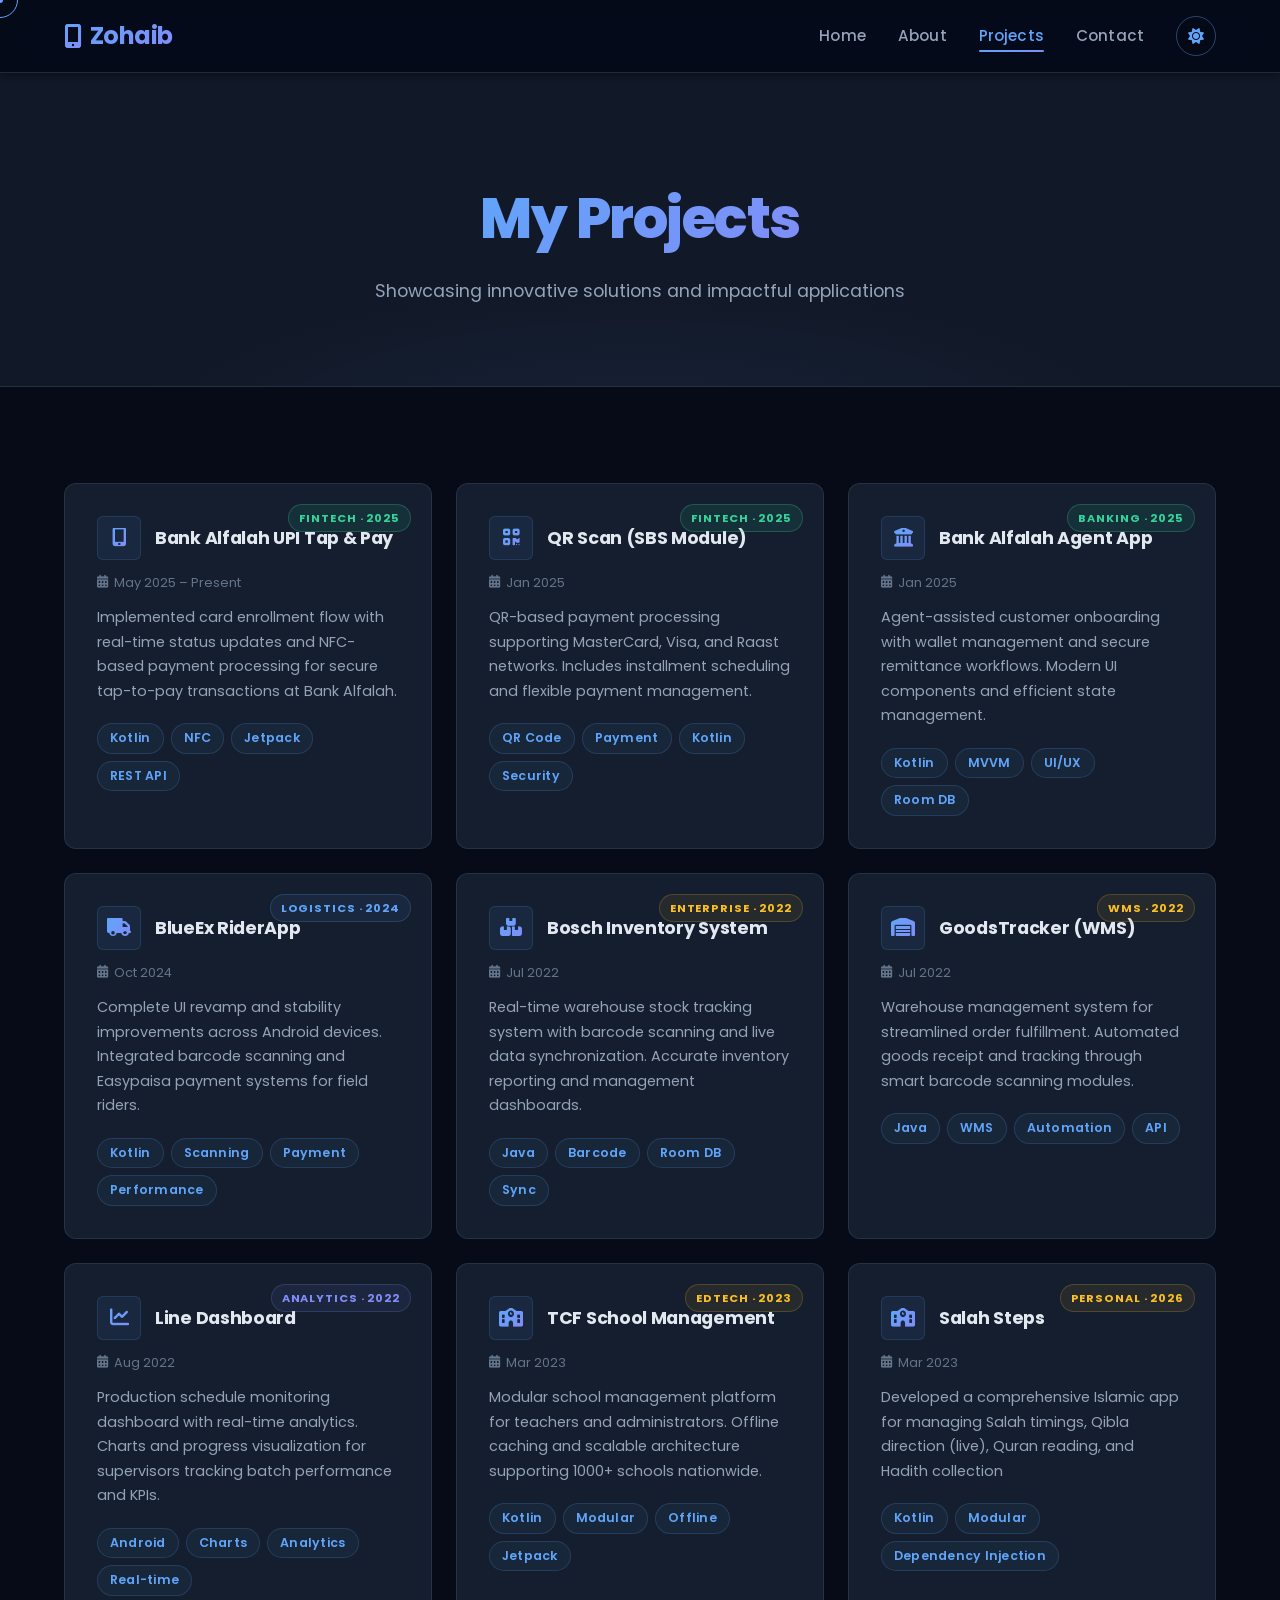
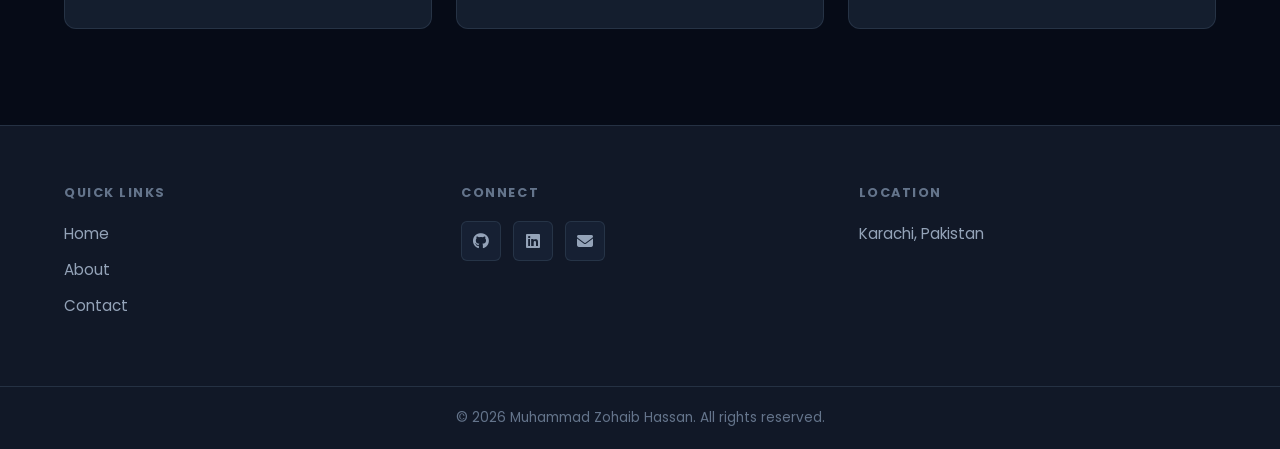
<file: projects.html>
<!DOCTYPE html>
<html lang="en" data-theme="dark">
<head>
  <meta charset="UTF-8">
  <meta name="viewport" content="width=device-width, initial-scale=1.0">
  <meta name="description" content="Zohaib's Portfolio Projects — Android Apps, Payment Systems, Inventory Management, Banking">
  <title>Projects — Zohaib</title>
  <link rel="stylesheet" href="https://cdnjs.cloudflare.com/ajax/libs/font-awesome/6.5.0/css/all.min.css">
  <link href="https://fonts.googleapis.com/css2?family=Poppins:wght@300;400;500;600;700;800&display=swap" rel="stylesheet">
  <link rel="stylesheet" href="styles.css">
</head>
<body>

  <!-- Scroll Progress Bar -->
  <div class="scroll-progress"></div>

  <!-- Custom Cursor -->
  <div class="cursor"></div>
  <div class="cursor-dot"></div>

  <!-- Navigation -->
  <nav class="navbar">
    <div class="nav-container">
      <div class="nav-logo">
        <a href="index.html"><i class="fas fa-mobile-alt"></i> Zohaib</a>
      </div>
      <div class="menu-toggle" id="mobile-menu">
        <span></span>
        <span></span>
        <span></span>
      </div>
      <ul class="nav-menu">
        <li><a href="index.html"    class="nav-link">Home</a></li>
        <li><a href="about.html"    class="nav-link">About</a></li>
        <li><a href="projects.html" class="nav-link active">Projects</a></li>
        <li><a href="contact.html"  class="nav-link">Contact</a></li>
        <li><button class="theme-toggle" id="theme-btn"><i class="fas fa-moon"></i></button></li>
      </ul>
    </div>
  </nav>

  <!-- Page Hero -->
  <section class="page-hero">
    <h1 class="page-title">My Projects</h1>
    <p class="page-subtitle">Showcasing innovative solutions and impactful applications</p>
  </section>

  <!-- Projects Grid -->
  <section class="projects-section">
    <div class="container">
      <div class="projects-grid">

        <!-- Project 1 — Bank Alfalah UPI -->
        <div class="project-card">
          <div class="project-glow"></div>
          <span class="project-badge badge-fintech">Fintech · 2025</span>
          <div class="project-header">
            <div class="project-icon"><i class="fas fa-mobile-alt"></i></div>
            <h3>Bank Alfalah UPI Tap &amp; Pay</h3>
          </div>
          <p class="project-date"><i class="fas fa-calendar-alt"></i> May 2025 – Present</p>
          <p class="project-desc">Implemented card enrollment flow with real-time status updates and NFC-based payment processing for secure tap-to-pay transactions at Bank Alfalah.</p>
          <div class="project-techs">
            <span class="tech-badge">Kotlin</span>
            <span class="tech-badge">NFC</span>
            <span class="tech-badge">Jetpack</span>
            <span class="tech-badge">REST API</span>
          </div>
        </div>

        <!-- Project 2 — QR Scan -->
        <div class="project-card">
          <div class="project-glow"></div>
          <span class="project-badge badge-fintech">Fintech · 2025</span>
          <div class="project-header">
            <div class="project-icon"><i class="fas fa-qrcode"></i></div>
            <h3>QR Scan (SBS Module)</h3>
          </div>
          <p class="project-date"><i class="fas fa-calendar-alt"></i> Jan 2025</p>
          <p class="project-desc">QR-based payment processing supporting MasterCard, Visa, and Raast networks. Includes installment scheduling and flexible payment management.</p>
          <div class="project-techs">
            <span class="tech-badge">QR Code</span>
            <span class="tech-badge">Payment</span>
            <span class="tech-badge">Kotlin</span>
            <span class="tech-badge">Security</span>
          </div>
        </div>

        <!-- Project 3 — Agent App -->
        <div class="project-card">
          <div class="project-glow"></div>
          <span class="project-badge badge-fintech">Banking · 2025</span>
          <div class="project-header">
            <div class="project-icon"><i class="fas fa-university"></i></div>
            <h3>Bank Alfalah Agent App</h3>
          </div>
          <p class="project-date"><i class="fas fa-calendar-alt"></i> Jan 2025</p>
          <p class="project-desc">Agent-assisted customer onboarding with wallet management and secure remittance workflows. Modern UI components and efficient state management.</p>
          <div class="project-techs">
            <span class="tech-badge">Kotlin</span>
            <span class="tech-badge">MVVM</span>
            <span class="tech-badge">UI/UX</span>
            <span class="tech-badge">Room DB</span>
          </div>
        </div>

        <!-- Project 4 — BlueEx -->
        <div class="project-card">
          <div class="project-glow"></div>
          <span class="project-badge badge-logistics">Logistics · 2024</span>
          <div class="project-header">
            <div class="project-icon"><i class="fas fa-truck"></i></div>
            <h3>BlueEx RiderApp</h3>
          </div>
          <p class="project-date"><i class="fas fa-calendar-alt"></i> Oct 2024</p>
          <p class="project-desc">Complete UI revamp and stability improvements across Android devices. Integrated barcode scanning and Easypaisa payment systems for field riders.</p>
          <div class="project-techs">
            <span class="tech-badge">Kotlin</span>
            <span class="tech-badge">Scanning</span>
            <span class="tech-badge">Payment</span>
            <span class="tech-badge">Performance</span>
          </div>
        </div>

        <!-- Project 5 — Bosch Inventory -->
        <div class="project-card">
          <div class="project-glow"></div>
          <span class="project-badge badge-enterprise">Enterprise · 2022</span>
          <div class="project-header">
            <div class="project-icon"><i class="fas fa-boxes"></i></div>
            <h3>Bosch Inventory System</h3>
          </div>
          <p class="project-date"><i class="fas fa-calendar-alt"></i> Jul 2022</p>
          <p class="project-desc">Real-time warehouse stock tracking system with barcode scanning and live data synchronization. Accurate inventory reporting and management dashboards.</p>
          <div class="project-techs">
            <span class="tech-badge">Java</span>
            <span class="tech-badge">Barcode</span>
            <span class="tech-badge">Room DB</span>
            <span class="tech-badge">Sync</span>
          </div>
        </div>

        <!-- Project 6 — GoodsTracker -->
        <div class="project-card">
          <div class="project-glow"></div>
          <span class="project-badge badge-enterprise">WMS · 2022</span>
          <div class="project-header">
            <div class="project-icon"><i class="fas fa-warehouse"></i></div>
            <h3>GoodsTracker (WMS)</h3>
          </div>
          <p class="project-date"><i class="fas fa-calendar-alt"></i> Jul 2022</p>
          <p class="project-desc">Warehouse management system for streamlined order fulfillment. Automated goods receipt and tracking through smart barcode scanning modules.</p>
          <div class="project-techs">
            <span class="tech-badge">Java</span>
            <span class="tech-badge">WMS</span>
            <span class="tech-badge">Automation</span>
            <span class="tech-badge">API</span>
          </div>
        </div>

        <!-- Project 7 — Line Dashboard -->
        <div class="project-card">
          <div class="project-glow"></div>
          <span class="project-badge badge-analytics">Analytics · 2022</span>
          <div class="project-header">
            <div class="project-icon"><i class="fas fa-chart-line"></i></div>
            <h3>Line Dashboard</h3>
          </div>
          <p class="project-date"><i class="fas fa-calendar-alt"></i> Aug 2022</p>
          <p class="project-desc">Production schedule monitoring dashboard with real-time analytics. Charts and progress visualization for supervisors tracking batch performance and KPIs.</p>
          <div class="project-techs">
            <span class="tech-badge">Android</span>
            <span class="tech-badge">Charts</span>
            <span class="tech-badge">Analytics</span>
            <span class="tech-badge">Real-time</span>
          </div>
        </div>

        <!-- Project 8 — TCF School -->
        <div class="project-card">
          <div class="project-glow"></div>
          <span class="project-badge badge-enterprise">EdTech · 2023</span>
          <div class="project-header">
            <div class="project-icon"><i class="fas fa-school"></i></div>
            <h3>TCF School Management</h3>
          </div>
          <p class="project-date"><i class="fas fa-calendar-alt"></i> Mar 2023</p>
          <p class="project-desc">Modular school management platform for teachers and administrators. Offline caching and scalable architecture supporting 1000+ schools nationwide.</p>
          <div class="project-techs">
            <span class="tech-badge">Kotlin</span>
            <span class="tech-badge">Modular</span>
            <span class="tech-badge">Offline</span>
            <span class="tech-badge">Jetpack</span>
          </div>
        </div>

          <!-- Project 9 — Salah Steps -->
        <div class="project-card">
          <div class="project-glow"></div>
          <span class="project-badge badge-enterprise">Personal · 2026</span>
          <div class="project-header">
            <div class="project-icon"><i class="fas fa-school"></i></div>
            <h3>Salah Steps</h3>
          </div>
          <p class="project-date"><i class="fas fa-calendar-alt"></i> Mar 2023</p>
          <p class="project-desc">Developed a comprehensive Islamic app for managing Salah timings, Qibla direction (live), Quran reading, and Hadith collection</p>
          <div class="project-techs">
            <span class="tech-badge">Kotlin</span>
            <span class="tech-badge">Modular</span>
            <span class="tech-badge">Dependency Injection</span>
          </div>
        </div>

      </div>
    </div>
  </section>

  <!-- Footer -->
  <footer class="footer">
    <div class="footer-content">
      <div class="footer-section">
        <h4>Quick Links</h4>
        <ul>
          <li><a href="index.html">Home</a></li>
          <li><a href="about.html">About</a></li>
          <li><a href="contact.html">Contact</a></li>
        </ul>
      </div>
      <div class="footer-section">
        <h4>Connect</h4>
        <div class="social-links">
          <a href="https://github.com/muzohaib3"      target="_blank" aria-label="GitHub"><i class="fab fa-github"></i></a>
          <a href="https://linkedin.com/in/mzohaib01" target="_blank" aria-label="LinkedIn"><i class="fab fa-linkedin"></i></a>
          <a href="mailto:m.zohaibhassan01@gmail.com" aria-label="Email"><i class="fas fa-envelope"></i></a>
        </div>
      </div>
      <div class="footer-section">
        <h4>Location</h4>
        <p>Karachi, Pakistan</p>
      </div>
    </div>
    <div class="footer-bottom">
      <p>&copy; 2026 Muhammad Zohaib Hassan. All rights reserved.</p>
    </div>
  </footer>

  <script src="script.js"></script>
</body>
</html>
</file>
<file: styles.css>
/* ═══════════════════════════════════════════════════════════
   DESIGN TOKENS
═══════════════════════════════════════════════════════════ */
:root {
  /* Backgrounds */
  --bg:          #060b17;
  --bg-2:        #0c1524;
  --bg-surface:  #111827;
  --card:        #141e2e;
  --card-hover:  #1a2640;

  /* Text */
  --text:        #e2e8f0;
  --text-muted:  #94a3b8;
  --text-subtle: #64748b;

  /* Brand */
  --primary:       #60a5fa;
  --primary-dark:  #3b82f6;
  --accent:        #818cf8;
  --accent-dark:   #6366f1;
  --gradient:      linear-gradient(135deg, var(--primary), var(--accent));
  --gradient-r:    linear-gradient(135deg, var(--accent), var(--primary));

  /* Borders */
  --border:        rgba(51, 65, 85, 0.6);
  --border-active: rgba(96, 165, 250, 0.4);

  /* Feedback */
  --error:   #f87171;
  --success: #34d399;

  /* Shadows */
  --shadow-sm:   0 2px 8px  rgba(0,0,0,0.4);
  --shadow-md:   0 8px 24px rgba(0,0,0,0.5);
  --shadow-lg:   0 20px 60px rgba(0,0,0,0.6);
  --glow-blue:   0 0 40px rgba(96,165,250,0.25);
  --glow-accent: 0 0 40px rgba(129,140,248,0.2);

  /* Radius */
  --r-sm:  6px;
  --r-md:  12px;
  --r-lg:  20px;
  --r-xl:  28px;

  /* Easing */
  --ease-spring: cubic-bezier(0.34, 1.56, 0.64, 1);
  --ease-out:    cubic-bezier(0.16, 1, 0.3, 1);
  --ease-in-out: cubic-bezier(0.65, 0, 0.35, 1);
}

[data-theme="light"] {
  --bg:          #f0f4ff;
  --bg-2:        #e8eeff;
  --bg-surface:  #f8faff;
  --card:        #ffffff;
  --card-hover:  #f1f5ff;
  --text:        #1e293b;
  --text-muted:  #475569;
  --text-subtle: #94a3b8;
  --primary:       #2563eb;
  --primary-dark:  #1d4ed8;
  --accent:        #6366f1;
  --accent-dark:   #4f46e5;
  --border:        rgba(203, 213, 225, 0.8);
  --border-active: rgba(37, 99, 235, 0.4);
  --error:   #dc2626;
  --success: #059669;
  --shadow-sm:   0 2px 8px  rgba(0,0,0,0.08);
  --shadow-md:   0 8px 24px rgba(0,0,0,0.12);
  --shadow-lg:   0 20px 60px rgba(0,0,0,0.15);
  --glow-blue:   0 0 40px rgba(37,99,235,0.15);
  --glow-accent: 0 0 40px rgba(99,102,241,0.12);
}

/* ═══════════════════════════════════════════════════════════
   RESET & BASE
═══════════════════════════════════════════════════════════ */
*, *::before, *::after {
  margin: 0;
  padding: 0;
  box-sizing: border-box;
}

html {
  scroll-behavior: smooth;
  -webkit-font-smoothing: antialiased;
  -moz-osx-font-smoothing: grayscale;
}

body {
  font-family: 'Poppins', system-ui, sans-serif;
  background: var(--bg);
  color: var(--text);
  line-height: 1.65;
  overflow-x: hidden;
  cursor: none; /* custom cursor */
}

@media (hover: none) {
  body { cursor: auto; }
}

.container {
  max-width: 1200px;
  margin: 0 auto;
  padding: 0 24px;
}

/* ═══════════════════════════════════════════════════════════
   CUSTOM CURSOR
═══════════════════════════════════════════════════════════ */
.cursor {
  position: fixed;
  top: 0; left: 0;
  width: 36px;
  height: 36px;
  border: 1.5px solid var(--primary);
  border-radius: 50%;
  pointer-events: none;
  z-index: 99999;
  transform: translate(-50%, -50%);
  transition: width 0.25s var(--ease-out),
              height 0.25s var(--ease-out),
              border-color 0.25s,
              background 0.25s,
              opacity 0.25s;
  will-change: transform;
  mix-blend-mode: normal;
}

.cursor-dot {
  position: fixed;
  top: 0; left: 0;
  width: 6px;
  height: 6px;
  background: var(--primary);
  border-radius: 50%;
  pointer-events: none;
  z-index: 100000;
  transform: translate(-50%, -50%);
  transition: background 0.2s;
  will-change: transform;
}

.cursor.hovering {
  width: 56px;
  height: 56px;
  border-color: var(--accent);
  background: rgba(129,140,248,0.08);
}

.cursor.clicking {
  width: 26px;
  height: 26px;
  background: rgba(96,165,250,0.15);
}

@media (hover: none) {
  .cursor, .cursor-dot { display: none; }
}

/* ═══════════════════════════════════════════════════════════
   SCROLL PROGRESS BAR
═══════════════════════════════════════════════════════════ */
.scroll-progress {
  position: fixed;
  top: 0; left: 0;
  height: 3px;
  background: var(--gradient);
  z-index: 10001;
  width: 0%;
  transition: width 0.1s linear;
  box-shadow: 0 0 12px rgba(96,165,250,0.6);
}

/* ═══════════════════════════════════════════════════════════
   KEYFRAME ANIMATIONS
═══════════════════════════════════════════════════════════ */
@keyframes fadeInDown {
  from { opacity: 0; transform: translateY(-24px); }
  to   { opacity: 1; transform: translateY(0); }
}

@keyframes fadeInUp {
  from { opacity: 0; transform: translateY(32px); }
  to   { opacity: 1; transform: translateY(0); }
}

@keyframes slideInLeft {
  from { opacity: 0; transform: translateX(-48px); }
  to   { opacity: 1; transform: translateX(0); }
}

@keyframes slideInRight {
  from { opacity: 0; transform: translateX(48px); }
  to   { opacity: 1; transform: translateX(0); }
}

@keyframes slideDown {
  from { transform: translateY(-100%); }
  to   { transform: translateY(0); }
}

@keyframes scaleIn {
  from { opacity: 0; transform: scale(0.92); }
  to   { opacity: 1; transform: scale(1); }
}

@keyframes float {
  0%, 100% { transform: translateY(0px) rotate(0deg); }
  33%       { transform: translateY(-14px) rotate(3deg); }
  66%       { transform: translateY(-7px) rotate(-2deg); }
}

@keyframes floatOrb {
  0%, 100% { transform: translate(0, 0) scale(1); }
  33%       { transform: translate(30px, -40px) scale(1.08); }
  66%       { transform: translate(-20px, 20px) scale(0.95); }
}

@keyframes bounce {
  0%, 100% { transform: translateY(0); }
  50%       { transform: translateY(-10px); }
}

@keyframes glow {
  0%, 100% { box-shadow: var(--glow-blue); }
  50%       { box-shadow: 0 0 60px rgba(96,165,250,0.5); }
}

@keyframes rotateBg {
  to { transform: rotate(360deg); }
}

@keyframes pulse {
  0%, 100% { opacity: 1; }
  50%       { opacity: 0.4; }
}

@keyframes shimmerBtn {
  0%   { background-position: -200% center; }
  100% { background-position: 200% center; }
}

@keyframes drawLine {
  from { height: 0; }
  to   { height: 100%; }
}

@keyframes counterUp {
  from { opacity: 0; transform: translateY(8px); }
  to   { opacity: 1; transform: translateY(0); }
}

@keyframes gradientShift {
  0%   { background-position: 0% 50%; }
  50%  { background-position: 100% 50%; }
  100% { background-position: 0% 50%; }
}

@keyframes orbPulse {
  0%, 100% { opacity: 0.35; }
  50%       { opacity: 0.6; }
}

@keyframes blink {
  0%, 100% { border-right-color: var(--primary); }
  50%       { border-right-color: transparent; }
}

@keyframes spin {
  to { transform: rotate(360deg); }
}

@keyframes slideUp {
  from { opacity: 0; transform: translateY(40px); }
  to   { opacity: 1; transform: translateY(0); }
}

/* ═══════════════════════════════════════════════════════════
   REDUCED MOTION FALLBACK
═══════════════════════════════════════════════════════════ */
@media (prefers-reduced-motion: reduce) {
  *, *::before, *::after {
    animation-duration: 0.01ms !important;
    animation-iteration-count: 1 !important;
    transition-duration: 0.01ms !important;
  }
  .cursor, .cursor-dot { display: none; }
  body { cursor: auto; }
}

/* ═══════════════════════════════════════════════════════════
   NAVIGATION
═══════════════════════════════════════════════════════════ */
.navbar {
  position: sticky;
  top: 0;
  z-index: 1000;
  background: rgba(6, 11, 23, 0.7);
  backdrop-filter: blur(20px) saturate(180%);
  -webkit-backdrop-filter: blur(20px) saturate(180%);
  border-bottom: 1px solid var(--border);
  box-shadow: var(--shadow-sm);
  animation: slideDown 0.5s var(--ease-out);
  transition: padding 0.4s var(--ease-out),
              background 0.4s ease,
              box-shadow 0.4s ease;
}

.navbar.scrolled {
  background: rgba(6, 11, 23, 0.92);
  box-shadow: 0 4px 32px rgba(0,0,0,0.5);
  border-bottom-color: rgba(96,165,250,0.15);
}

[data-theme="light"] .navbar {
  background: rgba(240, 244, 255, 0.75);
}
[data-theme="light"] .navbar.scrolled {
  background: rgba(240, 244, 255, 0.95);
}

.nav-container {
  max-width: 1200px;
  margin: 0 auto;
  padding: 0 24px;
  display: flex;
  justify-content: space-between;
  align-items: center;
  height: 72px;
  transition: height 0.4s var(--ease-out);
}

.navbar.scrolled .nav-container {
  height: 60px;
}

.nav-logo a {
  font-size: 1.5rem;
  font-weight: 700;
  background: var(--gradient);
  -webkit-background-clip: text;
  -webkit-text-fill-color: transparent;
  background-clip: text;
  text-decoration: none;
  display: flex;
  align-items: center;
  gap: 8px;
  transition: filter 0.3s ease, transform 0.3s ease;
  letter-spacing: -0.5px;
}

.nav-logo a i {
  background: var(--gradient);
  -webkit-background-clip: text;
  -webkit-text-fill-color: transparent;
  background-clip: text;
}

.nav-logo a:hover {
  filter: brightness(1.2);
  transform: translateY(-1px);
}

.nav-menu {
  display: flex;
  list-style: none;
  gap: 2rem;
  align-items: center;
}

.nav-link {
  color: var(--text-muted);
  text-decoration: none;
  font-weight: 500;
  font-size: 0.95rem;
  position: relative;
  transition: color 0.3s ease;
  letter-spacing: 0.01em;
}

.nav-link::after {
  content: '';
  position: absolute;
  bottom: -6px;
  left: 0;
  width: 0;
  height: 2px;
  background: var(--gradient);
  border-radius: 2px;
  transition: width 0.35s var(--ease-out);
}

.nav-link:hover {
  color: var(--text);
}

.nav-link:hover::after,
.nav-link.active::after {
  width: 100%;
}

.nav-link.active {
  color: var(--primary);
}

.theme-toggle {
  background: none;
  border: 1.5px solid var(--border-active);
  color: var(--primary);
  cursor: none;
  width: 40px;
  height: 40px;
  border-radius: 50%;
  font-size: 1rem;
  transition: all 0.3s var(--ease-spring);
  display: flex;
  align-items: center;
  justify-content: center;
  backdrop-filter: blur(4px);
}

.theme-toggle:hover {
  background: var(--primary);
  color: #fff;
  border-color: var(--primary);
  box-shadow: var(--glow-blue);
  transform: rotate(30deg) scale(1.05);
}

.menu-toggle {
  display: none;
  flex-direction: column;
  cursor: pointer;
  gap: 5px;
}

.menu-toggle span {
  display: block;
  width: 24px;
  height: 2px;
  background: var(--text);
  border-radius: 2px;
  transition: all 0.35s var(--ease-out);
  transform-origin: center;
}

/* ═══════════════════════════════════════════════════════════
   HERO SECTION
═══════════════════════════════════════════════════════════ */
.hero {
  min-height: 100vh;
  display: flex;
  align-items: center;
  justify-content: center;
  position: relative;
  overflow: hidden;
  padding: 80px 24px 60px;
}

/* Animated gradient mesh */
.hero::before {
  content: '';
  position: absolute;
  inset: -50%;
  background:
    radial-gradient(ellipse 60% 50% at 20% 30%, rgba(96,165,250,0.12) 0%, transparent 60%),
    radial-gradient(ellipse 50% 60% at 80% 70%, rgba(129,140,248,0.1) 0%, transparent 60%),
    radial-gradient(ellipse 40% 40% at 50% 50%, rgba(59,130,246,0.06) 0%, transparent 60%);
  background-size: 200% 200%;
  animation: gradientShift 12s ease infinite;
  z-index: 0;
}

/* .hero-content {
  text-align: center;
  z-index: 10;
  position: relative;
  max-width: 860px;
} */

.hero-content {
    display: flex;
    flex-direction: column;
    align-items: center;    /* Flex items ko center karega */
    text-align: center;      /* Text ko center karega */
    width: 100%;
}

/* Watermark background text */
.hero-watermark {
  position: absolute;
  top: 50%;
  left: 50%;
  transform: translate(-50%, -50%);
  font-size: clamp(80px, 18vw, 240px);
  font-weight: 900;
  letter-spacing: -4px;
  background: var(--gradient);
  -webkit-background-clip: text;
  -webkit-text-fill-color: transparent;
  background-clip: text;
  opacity: 0.04;
  pointer-events: none;
  user-select: none;
  white-space: nowrap;
  z-index: 1;
}

.hero-eyebrow {
  display: inline-flex;
  align-items: center;
  gap: 8px;
  font-size: 0.8rem;
  font-weight: 600;
  letter-spacing: 0.18em;
  text-transform: uppercase;
  color: var(--primary);
  background: rgba(96,165,250,0.08);
  border: 1px solid rgba(96,165,250,0.2);
  padding: 6px 16px;
  border-radius: 40px;
  margin-bottom: 28px;
  animation: fadeInDown 0.8s var(--ease-out) 0.1s backwards;
}

.hero-eyebrow::before {
  content: '';
  width: 6px;
  height: 6px;
  border-radius: 50%;
  background: var(--primary);
  animation: pulse 1.8s ease infinite;
}

.hero-title {
  font-size: clamp(2.8rem, 6vw, 5.2rem);
  font-weight: 800;
  line-height: 1.05;
  letter-spacing: -2px;
  margin-bottom: 20px;
  animation: fadeInDown 0.9s var(--ease-out) 0.2s backwards;
}

.hero-title .gradient-text {
  background: var(--gradient);
  background-size: 200% 200%;
  -webkit-background-clip: text;
  -webkit-text-fill-color: transparent;
  background-clip: text;
  animation: gradientShift 6s ease infinite;
}

/* .typing-text {
  display: inline-block;
  border-right: 3px solid var(--primary);
  animation: blink 0.75s step-end infinite;
  white-space: nowrap;
  overflow: hidden;
} */
 .typing-text {
    display: inline-block;
    text-align: center;
    margin: 0 auto;         /* Auto margins center karne ke liye */
}

.hero-subtitle {
  font-size: clamp(1rem, 2.5vw, 1.25rem);
  color: var(--text-muted);
  margin-bottom: 48px;
  font-weight: 400;
  letter-spacing: 0.01em;
  animation: fadeInUp 0.9s var(--ease-out) 0.4s backwards;
}

/* Floating tech icons */
.floating-icons {
  display: flex;
  justify-content: center;
  gap: 28px;
  margin: 48px 0;
  flex-wrap: wrap;
  animation: fadeInUp 0.9s var(--ease-out) 0.5s backwards;
}

.float-icon {
  width: 68px;
  height: 68px;
  display: flex;
  align-items: center;
  justify-content: center;
  border-radius: var(--r-lg);
  background: var(--card);
  border: 1px solid var(--border);
  font-size: 1.8rem;
  color: var(--primary);
  animation: float 4s ease-in-out infinite;
  transition: all 0.35s var(--ease-spring);
  box-shadow: var(--shadow-sm), inset 0 1px 0 rgba(255,255,255,0.04);
}

.float-icon:hover {
  transform: translateY(-8px) scale(1.1);
  border-color: var(--border-active);
  box-shadow: var(--glow-blue), var(--shadow-md);
  color: var(--accent);
}

.float-icon:nth-child(1) { animation-delay: 0s; }
.float-icon:nth-child(2) { animation-delay: 0.6s; }
.float-icon:nth-child(3) { animation-delay: 1.2s; }
.float-icon:nth-child(4) { animation-delay: 1.8s; }

/* Buttons */
.hero-buttons {
  display: flex;
  gap: 16px;
  justify-content: center;
  flex-wrap: wrap;
  margin: 40px 0;
  animation: fadeInUp 0.9s var(--ease-out) 0.65s backwards;
}

.btn {
  padding: 15px 34px;
  font-size: 0.95rem;
  font-weight: 600;
  border: none;
  border-radius: var(--r-md);
  cursor: none;
  text-decoration: none;
  transition: all 0.35s var(--ease-spring);
  display: inline-flex;
  align-items: center;
  gap: 8px;
  font-family: 'Poppins', sans-serif;
  letter-spacing: 0.02em;
  position: relative;
  overflow: hidden;
}

.btn::after {
  content: '';
  position: absolute;
  inset: 0;
  background: linear-gradient(
    105deg,
    transparent 25%,
    rgba(255,255,255,0.18) 50%,
    transparent 75%
  );
  background-size: 300% 100%;
  background-position: -200% center;
  transition: none;
  border-radius: inherit;
}

.btn:hover::after {
  animation: shimmerBtn 0.7s var(--ease-out) forwards;
}

.btn-primary {
  background: var(--gradient);
  color: #fff;
  box-shadow: 0 4px 20px rgba(96,165,250,0.35);
}

.btn-primary:hover {
  transform: translateY(-3px);
  box-shadow: 0 8px 32px rgba(96,165,250,0.5), 0 0 0 1px rgba(96,165,250,0.3);
}

.btn-primary:active {
  transform: translateY(-1px);
  box-shadow: 0 4px 16px rgba(96,165,250,0.35);
}

.btn-secondary {
  background: transparent;
  color: var(--primary);
  border: 1.5px solid var(--border-active);
  backdrop-filter: blur(8px);
}

.btn-secondary:hover {
  background: rgba(96,165,250,0.1);
  border-color: var(--primary);
  color: var(--primary);
  transform: translateY(-3px);
  box-shadow: var(--glow-blue);
}

/* Scroll indicator */
.scroll-indicator {
  margin-top: 56px;
  display: flex;
  flex-direction: column;
  align-items: center;
  gap: 10px;
  animation: fadeInUp 0.9s var(--ease-out) 0.9s backwards;
}

.scroll-indicator span {
  font-size: 0.78rem;
  color: var(--text-subtle);
  letter-spacing: 0.12em;
  text-transform: uppercase;
}

.mouse {
  width: 26px;
  height: 40px;
  border: 1.5px solid rgba(96,165,250,0.4);
  border-radius: 13px;
  position: relative;
}

.mouse .wheel {
  width: 2px;
  height: 8px;
  background: var(--gradient);
  border-radius: 2px;
  position: absolute;
  top: 8px;
  left: 50%;
  transform: translateX(-50%);
  animation: bounce 1.6s ease-in-out infinite;
}

/* Geometric background shapes */
.hero-background {
  position: absolute;
  inset: 0;
  z-index: 0;
  pointer-events: none;
}

.geometric-shape {
  position: absolute;
  border: 1px solid rgba(96,165,250,0.07);
  border-radius: 20%;
}

.shape-1 {
  width: 360px;
  height: 360px;
  top: 5%; left: 2%;
  animation: rotateBg 28s linear infinite;
}

.shape-2 {
  width: 240px;
  height: 240px;
  bottom: 15%; right: 5%;
  animation: rotateBg 22s linear infinite reverse;
}

.shape-3 {
  width: 160px;
  height: 160px;
  top: 45%; right: 3%;
  animation: rotateBg 34s linear infinite;
}

/* Glowing orbs */
.hero-orb {
  position: absolute;
  border-radius: 50%;
  filter: blur(80px);
  pointer-events: none;
  z-index: 0;
  animation: floatOrb 14s ease-in-out infinite, orbPulse 6s ease-in-out infinite;
}

.orb-1 {
  width: 400px; height: 400px;
  background: radial-gradient(circle, rgba(96,165,250,0.18) 0%, transparent 70%);
  top: -100px; left: -100px;
  animation-delay: 0s;
}

.orb-2 {
  width: 320px; height: 320px;
  background: radial-gradient(circle, rgba(129,140,248,0.15) 0%, transparent 70%);
  bottom: -60px; right: -60px;
  animation-delay: -5s;
}

.orb-3 {
  width: 200px; height: 200px;
  background: radial-gradient(circle, rgba(96,165,250,0.1) 0%, transparent 70%);
  top: 50%; left: 50%;
  transform: translate(-50%, -50%);
  animation-delay: -10s;
}

/* ═══════════════════════════════════════════════════════════
   QUICK STATS
═══════════════════════════════════════════════════════════ */
.quick-stats {
  background: var(--bg-surface);
  padding: 64px 24px;
  border-top: 1px solid var(--border);
  border-bottom: 1px solid var(--border);
  position: relative;
  overflow: hidden;
}

.quick-stats::before {
  content: '';
  position: absolute;
  inset: 0;
  background: linear-gradient(90deg, transparent, rgba(96,165,250,0.03), transparent);
  animation: gradientShift 8s ease infinite;
}

.stats-container {
  max-width: 1200px;
  margin: 0 auto;
  display: grid;
  grid-template-columns: repeat(auto-fit, minmax(200px, 1fr));
  gap: 24px;
  position: relative;
}

.stat-item {
  text-align: center;
  padding: 32px 20px;
  border-radius: var(--r-md);
  background: var(--card);
  border: 1px solid var(--border);
  transition: all 0.4s var(--ease-spring);
  position: relative;
  overflow: hidden;
}

.stat-item::before {
  content: '';
  position: absolute;
  top: 0; left: 0;
  right: 0;
  height: 2px;
  background: var(--gradient);
  transform: scaleX(0);
  transition: transform 0.4s var(--ease-spring);
}

.stat-item:hover::before {
  transform: scaleX(1);
}

.stat-item:hover {
  transform: translateY(-6px);
  border-color: var(--border-active);
  box-shadow: var(--glow-blue), var(--shadow-md);
}

.stat-item h3 {
  font-size: 3rem;
  font-weight: 800;
  letter-spacing: -2px;
  background: var(--gradient);
  -webkit-background-clip: text;
  -webkit-text-fill-color: transparent;
  background-clip: text;
  margin-bottom: 8px;
  line-height: 1;
  animation: counterUp 0.6s var(--ease-out) backwards;
}

.stat-item p {
  color: var(--text-muted);
  font-size: 0.9rem;
  font-weight: 500;
  letter-spacing: 0.03em;
}

/* ═══════════════════════════════════════════════════════════
   PAGE HERO (About / Projects / Contact)
═══════════════════════════════════════════════════════════ */
.page-hero {
  min-height: 280px;
  display: flex;
  flex-direction: column;
  align-items: center;
  justify-content: center;
  text-align: center;
  background: var(--bg-surface);
  padding: 100px 24px 80px;
  border-bottom: 1px solid var(--border);
  position: relative;
  overflow: hidden;
}

.page-hero::before {
  content: '';
  position: absolute;
  inset: 0;
  background:
    radial-gradient(ellipse 60% 80% at 50% 120%, rgba(96,165,250,0.08) 0%, transparent 70%);
}

.page-title {
  font-size: clamp(2.2rem, 5vw, 3.5rem);
  font-weight: 800;
  letter-spacing: -1.5px;
  background: var(--gradient);
  -webkit-background-clip: text;
  -webkit-text-fill-color: transparent;
  background-clip: text;
  margin-bottom: 12px;
  animation: fadeInDown 0.8s var(--ease-out);
  position: relative;
}

.page-subtitle {
  font-size: 1.1rem;
  color: var(--text-muted);
  animation: fadeInUp 0.8s var(--ease-out) 0.15s backwards;
  position: relative;
}

/* ═══════════════════════════════════════════════════════════
   SECTION TITLES
═══════════════════════════════════════════════════════════ */
.section-title {
  font-size: clamp(1.8rem, 3.5vw, 2.8rem);
  font-weight: 800;
  letter-spacing: -1px;
  background: var(--gradient);
  -webkit-background-clip: text;
  -webkit-text-fill-color: transparent;
  background-clip: text;
  margin-bottom: 60px;
  text-align: center;
  position: relative;
  display: block;
}

.section-title::after {
  content: '';
  display: block;
  width: 60px;
  height: 3px;
  border-radius: 2px;
  background: var(--gradient);
  margin: 16px auto 0;
}

/* ═══════════════════════════════════════════════════════════
   ABOUT SECTION
═══════════════════════════════════════════════════════════ */
.about-section {
  padding: 96px 24px;
}

.summary-content {
  font-size: 1.1rem;
  line-height: 1.85;
  color: var(--text-muted);
  max-width: 860px;
  margin: 0 auto;
}

.summary-content strong {
  color: var(--primary);
  font-weight: 600;
}

.summary-content p {
  margin-bottom: 16px;
  padding: 20px 24px;
  border-radius: var(--r-md);
  border: 1px solid var(--border);
  background: var(--card);
  transition: border-color 0.3s ease, box-shadow 0.3s ease;
}

.summary-content p:hover {
  border-color: var(--border-active);
  box-shadow: var(--shadow-sm);
}

/* ═══════════════════════════════════════════════════════════
   EXPERIENCE TIMELINE
═══════════════════════════════════════════════════════════ */
.experience-section {
  padding: 96px 24px;
  background: var(--bg-surface);
  position: relative;
}

.timeline {
  position: relative;
  max-width: 920px;
  margin: 0 auto;
  padding: 40px 0;
}

/* Static line */
.timeline::before {
  content: '';
  position: absolute;
  left: 50%;
  transform: translateX(-50%);
  top: 0; bottom: 0;
  width: 1px;
  background: var(--border);
  z-index: 0;
}

/* Animated fill line */
.timeline-line-fill {
  position: absolute;
  left: 50%;
  transform: translateX(-50%);
  top: 0;
  width: 2px;
  height: 0%;
  background: var(--gradient);
  z-index: 1;
  border-radius: 2px;
  box-shadow: 0 0 12px rgba(96,165,250,0.4);
  transition: height 0.08s linear;
}

.timeline-item {
  margin-bottom: 56px;
  position: relative;
  opacity: 0;
  transform: translateY(24px);
  transition: opacity 0.7s var(--ease-out), transform 0.7s var(--ease-out);
}

.timeline-item.visible {
  opacity: 1;
  transform: translateY(0);
}

.timeline-marker {
  position: absolute;
  left: 50%;
  transform: translateX(-50%);
  top: 20px;
  width: 16px;
  height: 16px;
  background: var(--bg);
  border: 2.5px solid var(--primary);
  border-radius: 50%;
  z-index: 10;
  box-shadow: 0 0 0 6px rgba(96,165,250,0.1), var(--glow-blue);
  transition: box-shadow 0.3s ease, transform 0.3s var(--ease-spring);
}

.timeline-item:hover .timeline-marker {
  box-shadow: 0 0 0 10px rgba(96,165,250,0.15), 0 0 24px rgba(96,165,250,0.5);
  transform: translateX(-50%) scale(1.25);
}

.timeline-content {
  background: var(--card);
  padding: 28px 32px;
  border-radius: var(--r-md);
  border: 1px solid var(--border);
  width: calc(50% - 48px);
  transition: all 0.4s var(--ease-spring);
  position: relative;
  overflow: hidden;
}

.timeline-content::before {
  content: '';
  position: absolute;
  top: 0; left: 0;
  right: 0;
  height: 2px;
  background: var(--gradient);
  transform: scaleX(0);
  transform-origin: left;
  transition: transform 0.4s var(--ease-out);
}

.timeline-content:hover::before {
  transform: scaleX(1);
}

.timeline-content:hover {
  border-color: var(--border-active);
  box-shadow: var(--glow-blue), var(--shadow-md);
  transform: translateY(-4px);
}

.timeline-item:nth-child(even) .timeline-content {
  margin-left: auto;
}

.timeline-content h3 {
  color: var(--text);
  font-size: 1.2rem;
  font-weight: 700;
  margin-bottom: 4px;
  letter-spacing: -0.3px;
}

.timeline-content .company {
  background: var(--gradient);
  -webkit-background-clip: text;
  -webkit-text-fill-color: transparent;
  background-clip: text;
  font-weight: 600;
  margin-bottom: 6px;
  font-size: 0.95rem;
  display: flex;
  align-items: center;
  gap: 6px;
}

.timeline-content .company i {
  -webkit-text-fill-color: var(--primary);
}

.timeline-content .date {
  color: var(--text-subtle);
  font-size: 0.85rem;
  margin-bottom: 16px;
  display: flex;
  align-items: center;
  gap: 6px;
}

.timeline-content ul {
  padding-left: 18px;
  list-style: none;
}

.timeline-content li {
  margin-bottom: 8px;
  color: var(--text-muted);
  line-height: 1.7;
  font-size: 0.9rem;
  position: relative;
  padding-left: 4px;
}

.timeline-content li::before {
  content: '▸';
  position: absolute;
  left: -16px;
  color: var(--primary);
  font-size: 0.8rem;
}

/* ═══════════════════════════════════════════════════════════
   SKILLS SECTION
═══════════════════════════════════════════════════════════ */
.skills-section {
  padding: 96px 24px;
}

.skills-grid {
  display: grid;
  grid-template-columns: repeat(auto-fit, minmax(300px, 1fr));
  gap: 24px;
  margin-top: 0;
}

.skill-card {
  background: var(--card);
  padding: 32px;
  border-radius: var(--r-md);
  border: 1px solid var(--border);
  transition: all 0.4s var(--ease-spring);
  opacity: 0;
  transform: translateY(24px);
  position: relative;
  overflow: hidden;
}

.skill-card::after {
  content: '';
  position: absolute;
  top: -50%;
  right: -50%;
  width: 100px;
  height: 100px;
  background: radial-gradient(circle, rgba(96,165,250,0.1) 0%, transparent 70%);
  pointer-events: none;
  transition: all 0.5s ease;
  opacity: 0;
}

.skill-card:hover::after {
  opacity: 1;
}

.skill-card.visible {
  opacity: 1;
  transform: translateY(0);
}

.skill-card:hover {
  border-color: var(--border-active);
  box-shadow: var(--glow-blue), var(--shadow-md);
  transform: translateY(-8px);
}

.skill-card h3 {
  font-size: 1.1rem;
  font-weight: 700;
  margin-bottom: 24px;
  display: flex;
  align-items: center;
  gap: 10px;
  letter-spacing: -0.2px;
}

.skill-card h3 i {
  background: var(--gradient);
  -webkit-background-clip: text;
  -webkit-text-fill-color: transparent;
  background-clip: text;
  font-size: 1.2rem;
}

.skill-card h3 span {
  background: var(--gradient);
  -webkit-background-clip: text;
  -webkit-text-fill-color: transparent;
  background-clip: text;
}

.skill-item {
  margin-bottom: 20px;
}

.skill-item .skill-name {
  display: flex;
  justify-content: space-between;
  align-items: center;
  margin-bottom: 8px;
}

.skill-item .skill-name > span:first-child {
  font-weight: 500;
  font-size: 0.9rem;
  color: var(--text);
}

.skill-item .level {
  font-size: 0.78rem;
  color: var(--primary);
  font-weight: 600;
  background: rgba(96,165,250,0.08);
  padding: 2px 8px;
  border-radius: 20px;
  border: 1px solid rgba(96,165,250,0.15);
}

.skill-bar {
  height: 6px;
  background: rgba(51,65,85,0.5);
  border-radius: 3px;
  overflow: hidden;
}

.skill-fill {
  height: 100%;
  border-radius: 3px;
  background: var(--gradient);
  width: 0;
  transition: width 1.2s var(--ease-out);
  position: relative;
}

.skill-fill::after {
  content: '';
  position: absolute;
  right: 0;
  top: -1px;
  width: 8px;
  height: 8px;
  border-radius: 50%;
  background: var(--accent);
  box-shadow: 0 0 8px rgba(129,140,248,0.6);
}

/* ═══════════════════════════════════════════════════════════
   EDUCATION SECTION
═══════════════════════════════════════════════════════════ */
.education-section {
  padding: 96px 24px;
  background: var(--bg-surface);
}

.education-grid {
  display: grid;
  grid-template-columns: repeat(auto-fit, minmax(300px, 1fr));
  gap: 24px;
}

.education-card {
  background: var(--card);
  padding: 40px 32px;
  border-radius: var(--r-md);
  border: 1px solid var(--border);
  text-align: center;
  transition: all 0.4s var(--ease-spring);
  opacity: 0;
  transform: translateY(24px);
  position: relative;
  overflow: hidden;
}

.education-card::before {
  content: '';
  position: absolute;
  inset: 0;
  background: var(--gradient);
  opacity: 0;
  transition: opacity 0.4s ease;
  z-index: 0;
}

.education-card:hover::before {
  opacity: 0.04;
}

.education-card.visible {
  opacity: 1;
  transform: translateY(0);
}

.education-card:hover {
  border-color: var(--border-active);
  box-shadow: var(--glow-blue), var(--shadow-md);
  transform: translateY(-8px);
}

.education-card > * {
  position: relative;
  z-index: 1;
}

.education-card .edu-icon {
  width: 64px;
  height: 64px;
  border-radius: var(--r-md);
  background: rgba(96,165,250,0.08);
  border: 1px solid rgba(96,165,250,0.15);
  display: flex;
  align-items: center;
  justify-content: center;
  margin: 0 auto 20px;
  font-size: 1.8rem;
  transition: all 0.3s var(--ease-spring);
}

.education-card:hover .edu-icon {
  background: rgba(96,165,250,0.15);
  transform: scale(1.1);
  box-shadow: var(--glow-blue);
}

.education-card .edu-icon i {
  background: var(--gradient);
  -webkit-background-clip: text;
  -webkit-text-fill-color: transparent;
  background-clip: text;
}

.education-card h3 {
  font-size: 1.2rem;
  font-weight: 700;
  color: var(--text);
  margin-bottom: 6px;
  letter-spacing: -0.3px;
}

.education-card p {
  color: var(--text-muted);
  margin-bottom: 6px;
  font-size: 0.95rem;
}

.education-card .institution {
  color: var(--primary);
  font-weight: 600;
  font-size: 0.9rem;
}

.education-card .year {
  display: inline-block;
  margin-top: 14px;
  font-size: 0.8rem;
  background: rgba(96,165,250,0.08);
  color: var(--text-subtle);
  padding: 4px 12px;
  border-radius: 20px;
  border: 1px solid var(--border);
}

/* ═══════════════════════════════════════════════════════════
   PROJECTS SECTION
═══════════════════════════════════════════════════════════ */
.projects-section {
  padding: 96px 24px;
}

.projects-grid {
  display: grid;
  grid-template-columns: repeat(auto-fit, minmax(330px, 1fr));
  gap: 24px;
}

.project-card {
  position: relative;
  background: var(--card);
  border: 1px solid var(--border);
  padding: 32px;
  border-radius: var(--r-md);
  transition: all 0.4s var(--ease-spring);
  opacity: 0;
  transform: translateY(28px);
  overflow: hidden;
  transform-style: preserve-3d;
  will-change: transform;
}

.project-card.visible {
  opacity: 1;
  transform: translateY(0);
}

/* Glow layer */
.project-glow {
  position: absolute;
  inset: 0;
  background: var(--gradient);
  opacity: 0;
  transition: opacity 0.4s ease;
  border-radius: inherit;
  z-index: 0;
}

.project-card:hover .project-glow {
  opacity: 0.05;
}

.project-card:hover {
  border-color: var(--border-active);
  box-shadow: var(--glow-blue), var(--shadow-lg);
}

/* Category badge */
.project-badge {
  position: absolute;
  top: 20px;
  right: 20px;
  font-size: 0.7rem;
  font-weight: 700;
  letter-spacing: 0.08em;
  text-transform: uppercase;
  padding: 4px 10px;
  border-radius: 20px;
  border: 1px solid;
  z-index: 5;
}

.project-badge.badge-fintech {
  background: rgba(52,211,153,0.1);
  color: #34d399;
  border-color: rgba(52,211,153,0.25);
}

.project-badge.badge-enterprise {
  background: rgba(251,191,36,0.08);
  color: #fbbf24;
  border-color: rgba(251,191,36,0.2);
}

.project-badge.badge-logistics {
  background: rgba(96,165,250,0.08);
  color: var(--primary);
  border-color: rgba(96,165,250,0.2);
}

.project-badge.badge-analytics {
  background: rgba(129,140,248,0.08);
  color: var(--accent);
  border-color: rgba(129,140,248,0.2);
}

.project-header {
  display: flex;
  align-items: center;
  gap: 14px;
  margin-bottom: 12px;
  position: relative;
  z-index: 1;
}

.project-icon {
  width: 44px;
  height: 44px;
  border-radius: var(--r-sm);
  background: rgba(96,165,250,0.08);
  border: 1px solid rgba(96,165,250,0.15);
  display: flex;
  align-items: center;
  justify-content: center;
  font-size: 1.2rem;
  flex-shrink: 0;
  transition: all 0.3s var(--ease-spring);
}

.project-icon i {
  background: var(--gradient);
  -webkit-background-clip: text;
  -webkit-text-fill-color: transparent;
  background-clip: text;
}

.project-card:hover .project-icon {
  background: rgba(96,165,250,0.14);
  transform: scale(1.1) rotate(-4deg);
  box-shadow: var(--glow-blue);
}

.project-header h3 {
  color: var(--text);
  font-size: 1.1rem;
  font-weight: 700;
  letter-spacing: -0.3px;
  line-height: 1.25;
}

.project-date {
  color: var(--text-subtle);
  font-size: 0.8rem;
  margin-bottom: 12px;
  display: flex;
  align-items: center;
  gap: 6px;
  position: relative;
  z-index: 1;
}

.project-desc {
  color: var(--text-muted);
  margin-bottom: 20px;
  line-height: 1.7;
  font-size: 0.9rem;
  position: relative;
  z-index: 1;
}

.project-techs {
  display: flex;
  flex-wrap: wrap;
  gap: 7px;
  position: relative;
  z-index: 1;
}

.tech-badge {
  display: inline-block;
  background: rgba(96,165,250,0.06);
  color: var(--primary);
  padding: 4px 12px;
  border-radius: 20px;
  font-size: 0.78rem;
  font-weight: 600;
  border: 1px solid rgba(96,165,250,0.18);
  transition: all 0.3s var(--ease-spring);
  letter-spacing: 0.02em;
}

.project-card:hover .tech-badge {
  background: rgba(96,165,250,0.12);
  border-color: rgba(96,165,250,0.3);
  transform: translateY(-1px);
}

/* ═══════════════════════════════════════════════════════════
   CONTACT SECTION
═══════════════════════════════════════════════════════════ */
.contact-section {
  padding: 96px 24px;
  position: relative;
  overflow: hidden;
}

.contact-section::before {
  content: '';
  position: absolute;
  inset: 0;
  background:
    radial-gradient(ellipse 50% 60% at 20% 50%, rgba(96,165,250,0.05) 0%, transparent 60%),
    radial-gradient(ellipse 40% 50% at 80% 50%, rgba(129,140,248,0.05) 0%, transparent 60%);
  pointer-events: none;
}

.contact-container {
  display: grid;
  grid-template-columns: 1fr 1fr;
  gap: 60px;
  position: relative;
  z-index: 10;
  max-width: 1200px;
  margin: 0 auto;
}

.contact-info {
  opacity: 0;
  transform: translateX(-32px);
  transition: opacity 0.8s var(--ease-out), transform 0.8s var(--ease-out);
}

.contact-info.visible {
  opacity: 1;
  transform: translateX(0);
}

.contact-info h2 {
  font-size: 2rem;
  font-weight: 800;
  letter-spacing: -0.8px;
  background: var(--gradient);
  -webkit-background-clip: text;
  -webkit-text-fill-color: transparent;
  background-clip: text;
  margin-bottom: 28px;
}

.info-item {
  display: flex;
  gap: 20px;
  align-items: center;
  margin-bottom: 16px;
  padding: 20px;
  background: var(--card);
  border-radius: var(--r-md);
  border: 1px solid var(--border);
  transition: all 0.35s var(--ease-spring);
}

.info-item:hover {
  border-color: var(--border-active);
  box-shadow: var(--shadow-sm);
  transform: translateX(6px);
}

.info-item .info-icon {
  width: 44px;
  height: 44px;
  border-radius: var(--r-sm);
  background: rgba(96,165,250,0.08);
  border: 1px solid rgba(96,165,250,0.15);
  display: flex;
  align-items: center;
  justify-content: center;
  font-size: 1.1rem;
  flex-shrink: 0;
  transition: all 0.3s var(--ease-spring);
}

.info-item .info-icon i {
  background: var(--gradient);
  -webkit-background-clip: text;
  -webkit-text-fill-color: transparent;
  background-clip: text;
}

.info-item:hover .info-icon {
  background: rgba(96,165,250,0.14);
  transform: scale(1.1);
  box-shadow: var(--glow-blue);
}

.info-item h4 {
  font-size: 0.8rem;
  text-transform: uppercase;
  letter-spacing: 0.08em;
  color: var(--text-subtle);
  font-weight: 600;
  margin-bottom: 3px;
}

.info-item a {
  color: var(--text);
  text-decoration: none;
  font-weight: 500;
  font-size: 0.95rem;
  transition: color 0.3s ease;
}

.info-item a:hover {
  color: var(--primary);
}

.info-item p {
  color: var(--text);
  font-weight: 500;
  font-size: 0.95rem;
}

.contact-divider {
  height: 1px;
  background: var(--gradient);
  margin: 28px 0;
  opacity: 0.3;
}

.contact-info h3 {
  font-size: 1.1rem;
  font-weight: 700;
  color: var(--text);
  margin-bottom: 16px;
  letter-spacing: -0.2px;
}

.social-icons {
  display: flex;
  flex-wrap: wrap;
  gap: 12px;
}

.social-icon {
  width: 52px;
  height: 52px;
  background: var(--card);
  border: 1px solid var(--border);
  border-radius: var(--r-md);
  display: flex;
  flex-direction: column;
  align-items: center;
  justify-content: center;
  gap: 3px;
  text-decoration: none;
  color: var(--primary);
  transition: all 0.35s var(--ease-spring);
  font-size: 1.1rem;
}

.social-icon:hover {
  background: rgba(96,165,250,0.1);
  border-color: var(--border-active);
  transform: translateY(-5px);
  box-shadow: var(--glow-blue);
}

.social-icon span {
  font-size: 0.6rem;
  font-weight: 600;
  letter-spacing: 0.05em;
  text-align: center;
  color: var(--text-subtle);
}

/* Contact Form */
.contact-form-wrapper {
  opacity: 0;
  transform: translateX(32px);
  transition: opacity 0.8s var(--ease-out) 0.15s, transform 0.8s var(--ease-out) 0.15s;
}

.contact-form-wrapper.visible {
  opacity: 1;
  transform: translateX(0);
}

.contact-form-wrapper h2 {
  font-size: 2rem;
  font-weight: 800;
  letter-spacing: -0.8px;
  background: var(--gradient);
  -webkit-background-clip: text;
  -webkit-text-fill-color: transparent;
  background-clip: text;
  margin-bottom: 28px;
}

.contact-form {
  display: flex;
  flex-direction: column;
  gap: 20px;
}

.form-group {
  position: relative;
}

.form-group label {
  display: block;
  margin-bottom: 8px;
  color: var(--text-muted);
  font-weight: 600;
  font-size: 0.85rem;
  letter-spacing: 0.04em;
  text-transform: uppercase;
}

.input-wrapper {
  position: relative;
  display: flex;
  align-items: center;
}

.input-wrapper i {
  position: absolute;
  left: 16px;
  color: var(--text-subtle);
  transition: color 0.3s ease;
  pointer-events: none;
  font-size: 0.9rem;
}

.input-wrapper:focus-within i {
  color: var(--primary);
}

.contact-form input,
.contact-form textarea {
  width: 100%;
  padding: 14px 14px 14px 44px;
  background: var(--card);
  border: 1px solid var(--border);
  border-radius: var(--r-md);
  color: var(--text);
  font-family: 'Poppins', sans-serif;
  transition: all 0.3s ease;
  font-size: 0.95rem;
}

.contact-form input:focus,
.contact-form textarea:focus {
  outline: none;
  border-color: var(--primary);
  box-shadow: 0 0 0 3px rgba(96,165,250,0.12);
  background: var(--card-hover);
}

.contact-form textarea {
  resize: vertical;
  min-height: 130px;
}

.textarea-wrapper {
  align-items: flex-start;
}

.textarea-wrapper i {
  top: 14px;
}

.error-message {
  color: var(--error);
  font-size: 0.8rem;
  margin-top: 5px;
  display: none;
  font-weight: 500;
}

.error-message.show {
  display: block;
}

.submit-btn {
  position: relative;
  overflow: hidden;
  margin-top: 8px;
  cursor: none;
}

.privacy-note {
  text-align: center;
  color: var(--text-subtle);
  font-size: 0.8rem;
  margin-top: 12px;
}

/* Animated background dots */
.contact-background {
  position: absolute;
  inset: 0;
  z-index: 0;
  pointer-events: none;
}

.floating-dot {
  position: absolute;
  border: 1px solid rgba(96,165,250,0.08);
  border-radius: 50%;
  animation: float 7s ease-in-out infinite;
}

/* ═══════════════════════════════════════════════════════════
   MODAL
═══════════════════════════════════════════════════════════ */
.modal {
  display: none;
  position: fixed;
  inset: 0;
  background: rgba(0, 0, 0, 0.75);
  z-index: 10000;
  align-items: center;
  justify-content: center;
  backdrop-filter: blur(8px);
}

.modal.show {
  display: flex;
  animation: fadeInUp 0.3s var(--ease-out);
}

.modal-content {
  background: var(--card);
  padding: 48px 40px;
  border-radius: var(--r-lg);
  border: 1px solid var(--border-active);
  text-align: center;
  max-width: 480px;
  width: 90%;
  animation: scaleIn 0.4s var(--ease-spring);
  box-shadow: var(--glow-blue), var(--shadow-lg);
}

.modal-icon {
  width: 72px;
  height: 72px;
  border-radius: 50%;
  background: rgba(52,211,153,0.1);
  border: 1px solid rgba(52,211,153,0.25);
  display: flex;
  align-items: center;
  justify-content: center;
  margin: 0 auto 24px;
  font-size: 2rem;
  color: var(--success);
  animation: bounce 0.8s var(--ease-spring);
}

.modal-content h2 {
  background: var(--gradient);
  -webkit-background-clip: text;
  -webkit-text-fill-color: transparent;
  background-clip: text;
  margin-bottom: 12px;
  font-weight: 800;
  font-size: 1.8rem;
  letter-spacing: -0.5px;
}

.modal-content p {
  color: var(--text-muted);
  margin-bottom: 28px;
  line-height: 1.65;
}

/* ═══════════════════════════════════════════════════════════
   CTA SECTION
═══════════════════════════════════════════════════════════ */
.cta-section {
  padding: 120px 24px;
  text-align: center;
  position: relative;
  overflow: hidden;
  background: var(--bg-surface);
  border-top: 1px solid var(--border);
  border-bottom: 1px solid var(--border);
}

.cta-section::before {
  content: '';
  position: absolute;
  inset: 0;
  background:
    radial-gradient(ellipse 70% 80% at 50% 50%, rgba(96,165,250,0.07) 0%, transparent 70%);
  animation: gradientShift 10s ease infinite;
}

.cta-content {
  position: relative;
  z-index: 1;
}

.cta-content h2 {
  font-size: clamp(2rem, 4.5vw, 3.2rem);
  font-weight: 800;
  letter-spacing: -1.5px;
  background: var(--gradient);
  -webkit-background-clip: text;
  -webkit-text-fill-color: transparent;
  background-clip: text;
  background-size: 200% 200%;
  animation: gradientShift 5s ease infinite;
  margin-bottom: 16px;
}

.cta-content p {
  font-size: 1.15rem;
  color: var(--text-muted);
  margin-bottom: 36px;
  max-width: 500px;
  margin-left: auto;
  margin-right: auto;
}

/* ═══════════════════════════════════════════════════════════
   FOOTER
═══════════════════════════════════════════════════════════ */
.footer {
  background: var(--bg-surface);
  border-top: 1px solid var(--border);
  color: var(--text);
}

.footer-content {
  max-width: 1200px;
  margin: 0 auto;
  padding: 56px 24px;
  display: grid;
  grid-template-columns: repeat(auto-fit, minmax(220px, 1fr));
  gap: 40px;
}

.footer-section h4 {
  font-size: 0.8rem;
  text-transform: uppercase;
  letter-spacing: 0.12em;
  font-weight: 700;
  color: var(--text-subtle);
  margin-bottom: 18px;
}

.footer-section ul {
  list-style: none;
}

.footer-section ul li {
  margin-bottom: 10px;
}

.footer-section a {
  color: var(--text-muted);
  text-decoration: none;
  font-size: 0.95rem;
  transition: color 0.3s ease;
}

.footer-section a:hover {
  color: var(--primary);
}

.footer-section p {
  color: var(--text-muted);
  font-size: 0.95rem;
}

.social-links {
  display: flex;
  gap: 12px;
}

.social-links a {
  width: 40px;
  height: 40px;
  background: rgba(96,165,250,0.06);
  border: 1px solid var(--border);
  border-radius: var(--r-sm);
  display: flex;
  align-items: center;
  justify-content: center;
  font-size: 1rem;
  color: var(--text-muted);
  transition: all 0.35s var(--ease-spring);
}

.social-links a:hover {
  background: rgba(96,165,250,0.12);
  color: var(--primary);
  border-color: var(--border-active);
  transform: translateY(-4px);
  box-shadow: var(--glow-blue);
}

.footer-bottom {
  text-align: center;
  padding: 20px 24px;
  border-top: 1px solid var(--border);
  color: var(--text-subtle);
  font-size: 0.85rem;
}

/* ═══════════════════════════════════════════════════════════
   RESPONSIVE — TABLET
═══════════════════════════════════════════════════════════ */
@media (max-width: 768px) {
  .nav-container {
    height: 64px;
    padding: 0 16px;
  }

  .navbar.scrolled .nav-container {
    height: 56px;
  }

  .nav-menu {
    position: fixed;
    left: -100%;
    top: 64px;
    flex-direction: column;
    background: rgba(12, 21, 36, 0.97);
    backdrop-filter: blur(20px);
    width: 100%;
    text-align: center;
    transition: left 0.35s var(--ease-out);
    box-shadow: var(--shadow-lg);
    padding: 24px 0 32px;
    z-index: 999;
    gap: 0;
    border-top: 1px solid var(--border);
  }

  [data-theme="light"] .nav-menu {
    background: rgba(240, 244, 255, 0.97);
  }

  .nav-menu li {
    padding: 4px 0;
  }

  .nav-menu.active {
    left: 0;
  }

  .menu-toggle {
    display: flex;
  }

  .menu-toggle.active span:nth-child(1) {
    transform: rotate(-45deg) translate(-5px, 6px);
  }

  .menu-toggle.active span:nth-child(2) {
    opacity: 0;
    transform: scaleX(0);
  }

  .menu-toggle.active span:nth-child(3) {
    transform: rotate(45deg) translate(-5px, -6px);
  }

  .hero {
    min-height: 90vh;
    padding: 60px 16px 40px;
  }

 .hero-title {
    display: flex;
    justify-content: center;
    align-items: center;
    width: 100%;
    text-align: center;
}

  .hero-subtitle {
    font-size: 1rem;
  }

  .floating-icons {
    gap: 16px;
  }

  .float-icon {
    width: 54px;
    height: 54px;
    font-size: 1.4rem;
  }

  .hero-buttons {
    flex-direction: column;
    gap: 12px;
    max-width: 280px;
    margin: 32px auto;
  }

  .btn {
    width: 100%;
    justify-content: center;
  }

  .page-hero {
    min-height: 200px;
    padding: 72px 16px 56px;
  }

  .timeline::before {
    left: 24px;
  }

  .timeline-line-fill {
    left: 24px;
  }

  .timeline-marker {
    left: 24px;
    top: 24px;
  }

  .timeline-content {
    width: calc(100% - 64px);
    margin-left: 64px !important;
    padding: 24px;
  }

  .contact-container {
    grid-template-columns: 1fr;
    gap: 40px;
  }

  .projects-grid {
    grid-template-columns: 1fr;
  }

  .skills-grid {
    grid-template-columns: 1fr;
  }

  .stats-container {
    grid-template-columns: repeat(2, 1fr);
  }

  .section-title {
    font-size: 2rem;
  }

  .cta-content h2 {
    font-size: 2rem;
  }
}

/* ═══════════════════════════════════════════════════════════
   RESPONSIVE — MOBILE
═══════════════════════════════════════════════════════════ */
@media (max-width: 480px) {
  .hero-title {
    font-size: 2rem;
    letter-spacing: -0.5px;
  }

  .hero-eyebrow {
    font-size: 0.7rem;
  }

  .page-title {
    font-size: 2rem;
  }

  .section-title {
    font-size: 1.7rem;
  }

  .btn {
    padding: 13px 24px;
    font-size: 0.9rem;
  }

  .floating-icons {
    gap: 12px;
  }

  .float-icon {
    width: 48px;
    height: 48px;
    font-size: 1.2rem;
  }

  .modal-content {
    padding: 36px 24px;
  }

  .footer-content {
    padding: 36px 16px;
    gap: 28px;
  }

  .stats-container {
    grid-template-columns: 1fr 1fr;
    gap: 16px;
  }

  .stat-item {
    padding: 24px 16px;
  }

  .stat-item h3 {
    font-size: 2.2rem;
  }

  .orb-1, .orb-2, .orb-3 {
    opacity: 0.5;
  }
}
</file>
